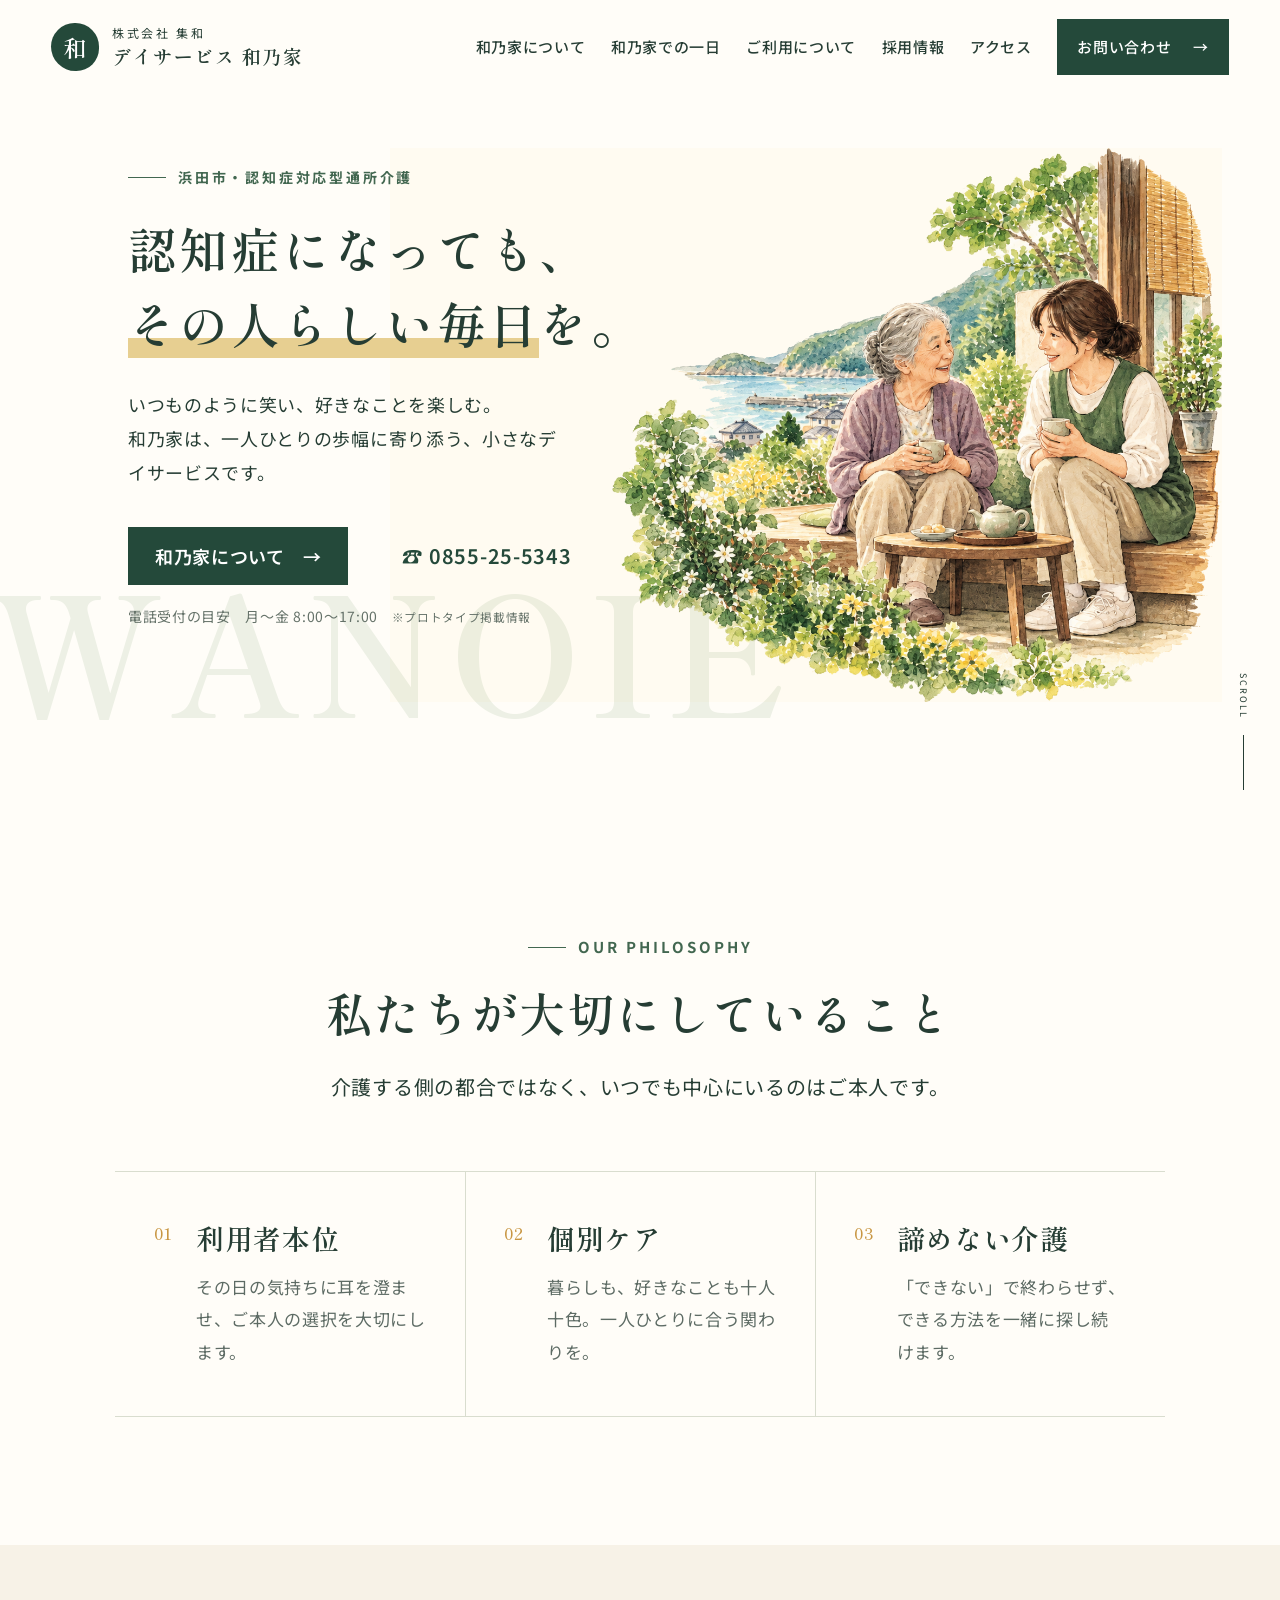
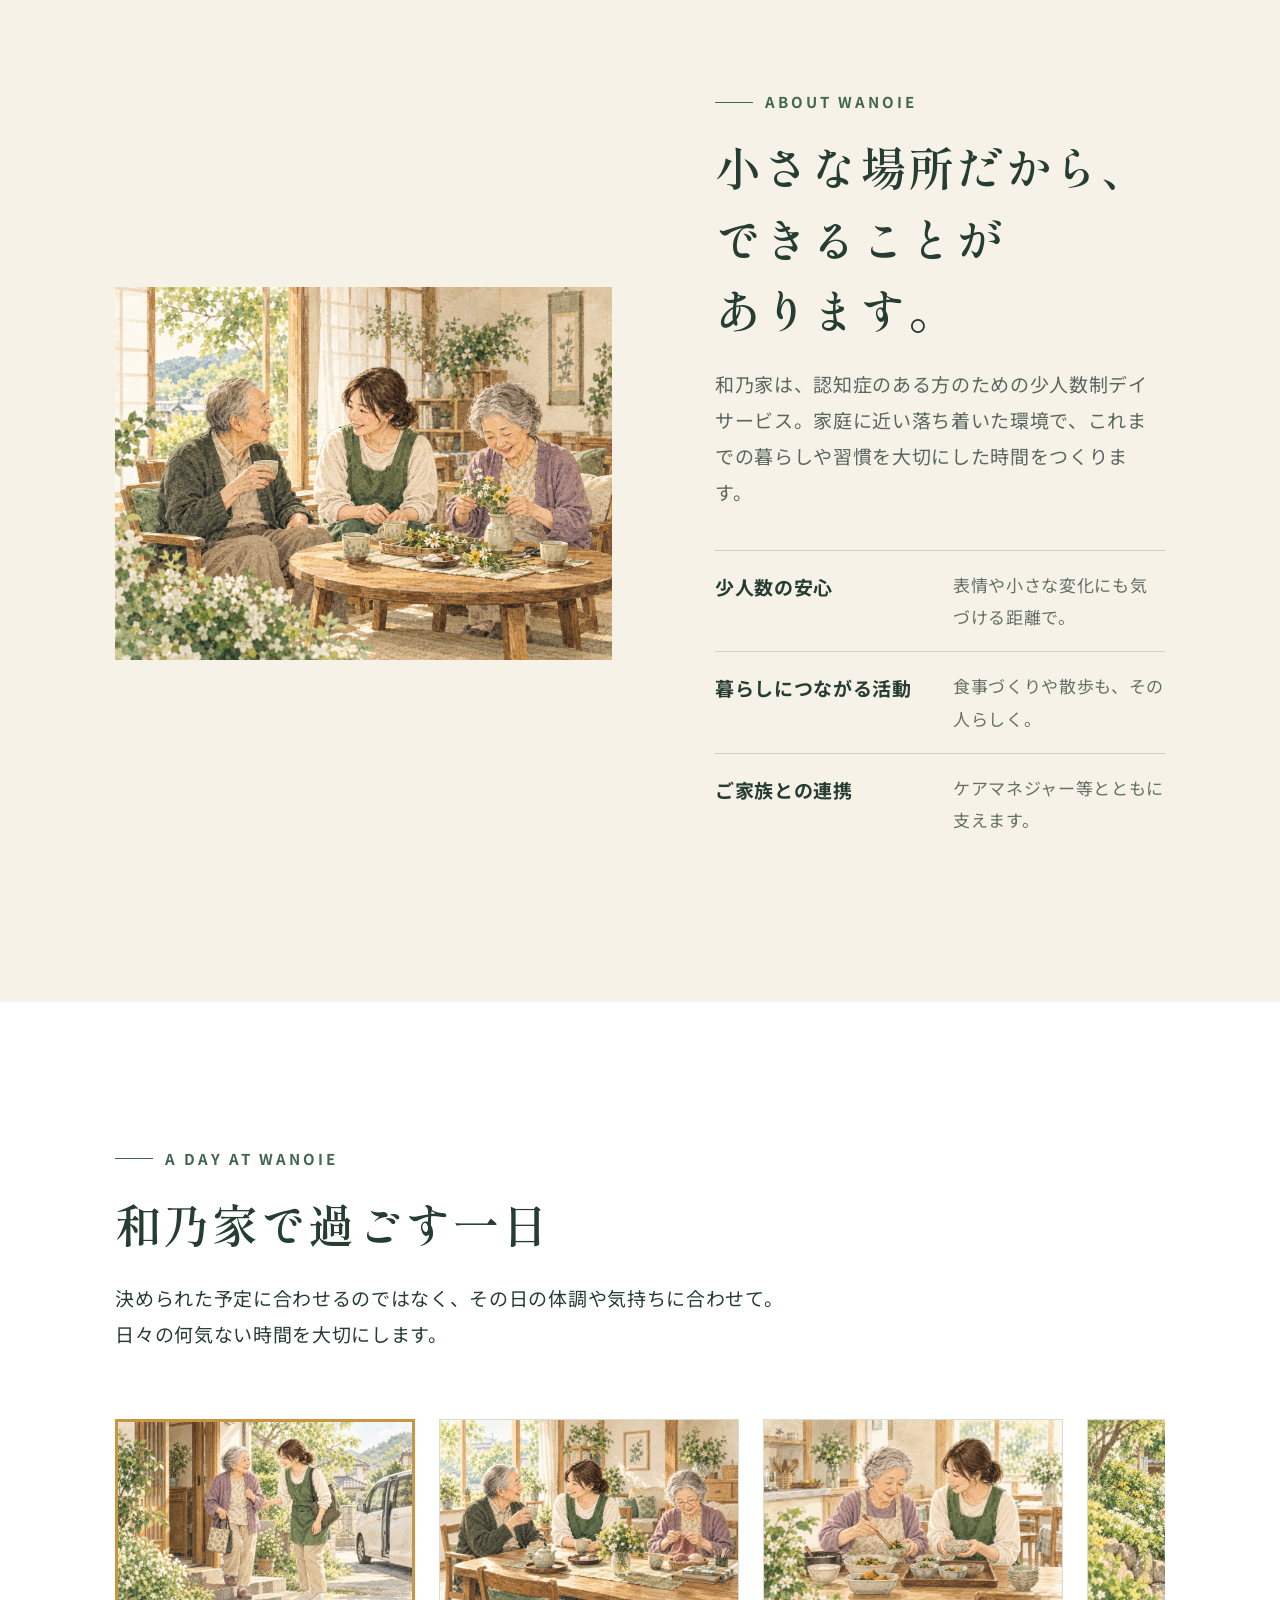
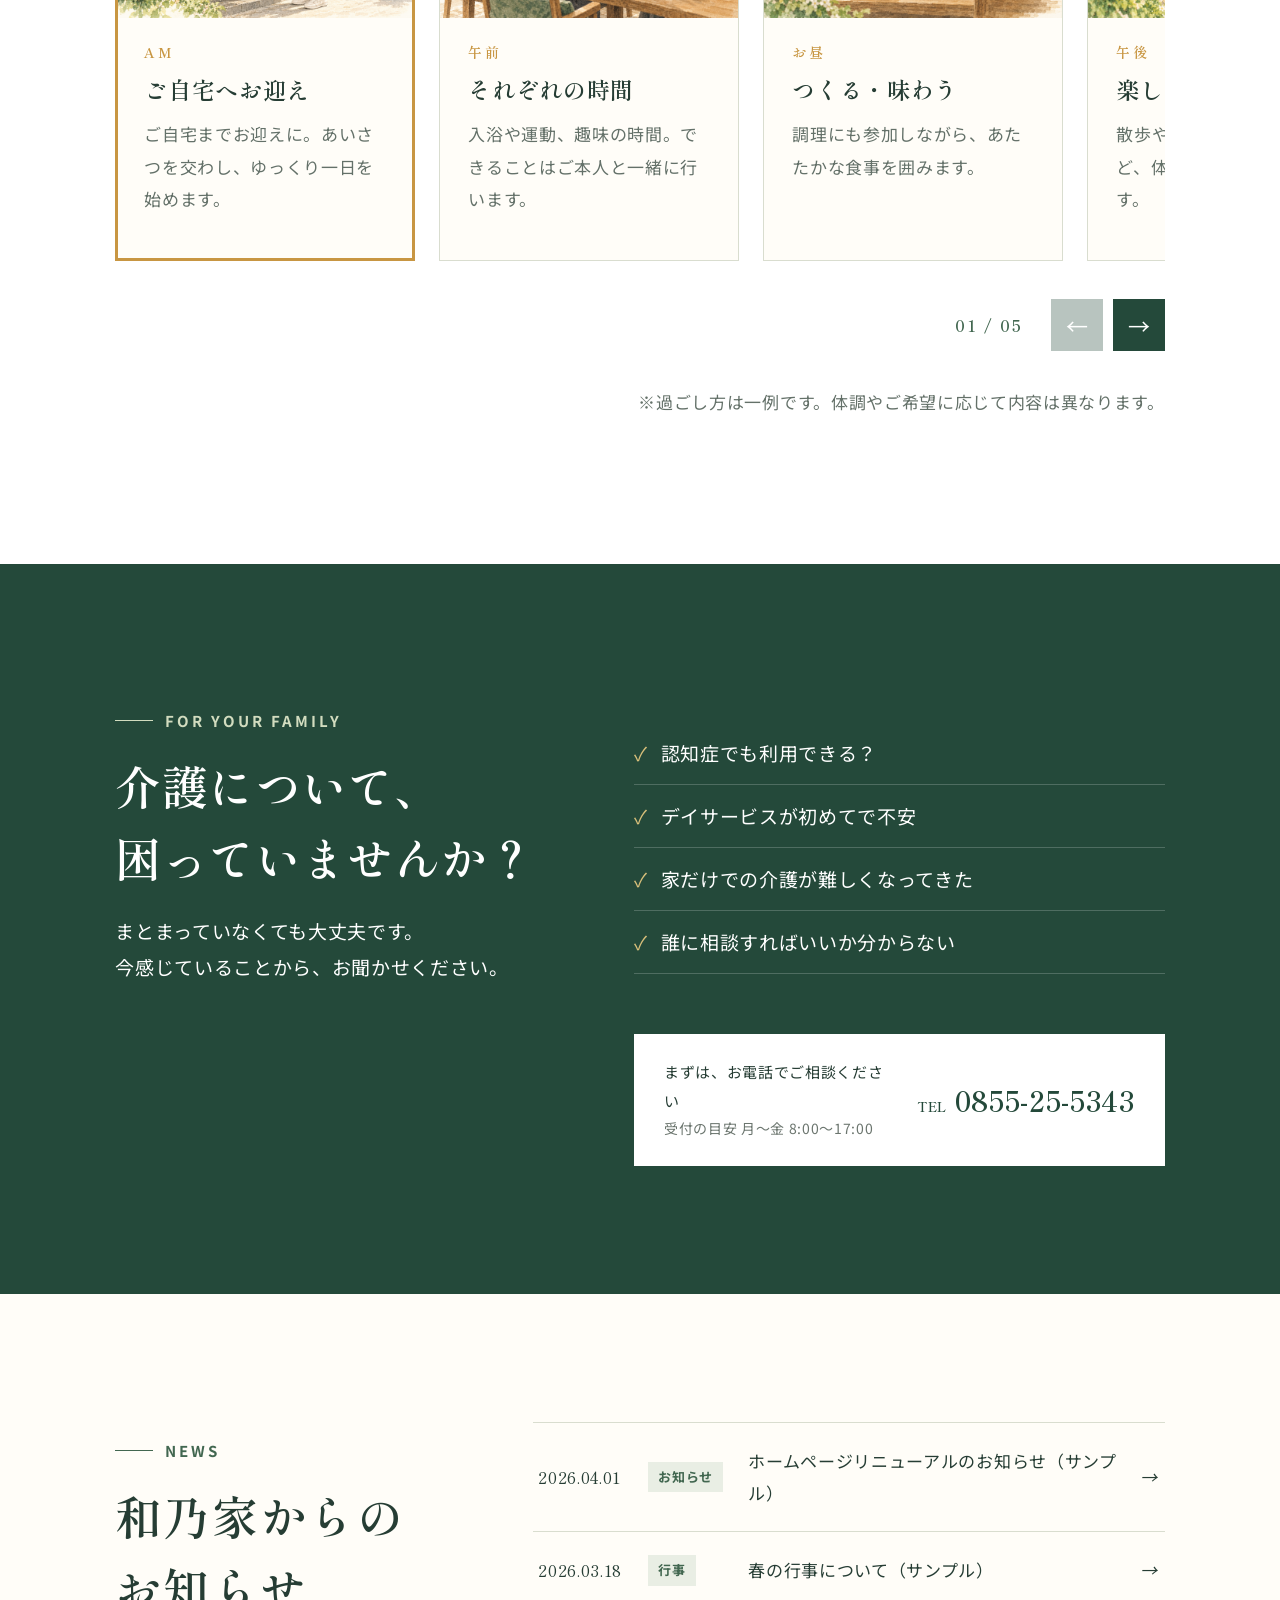
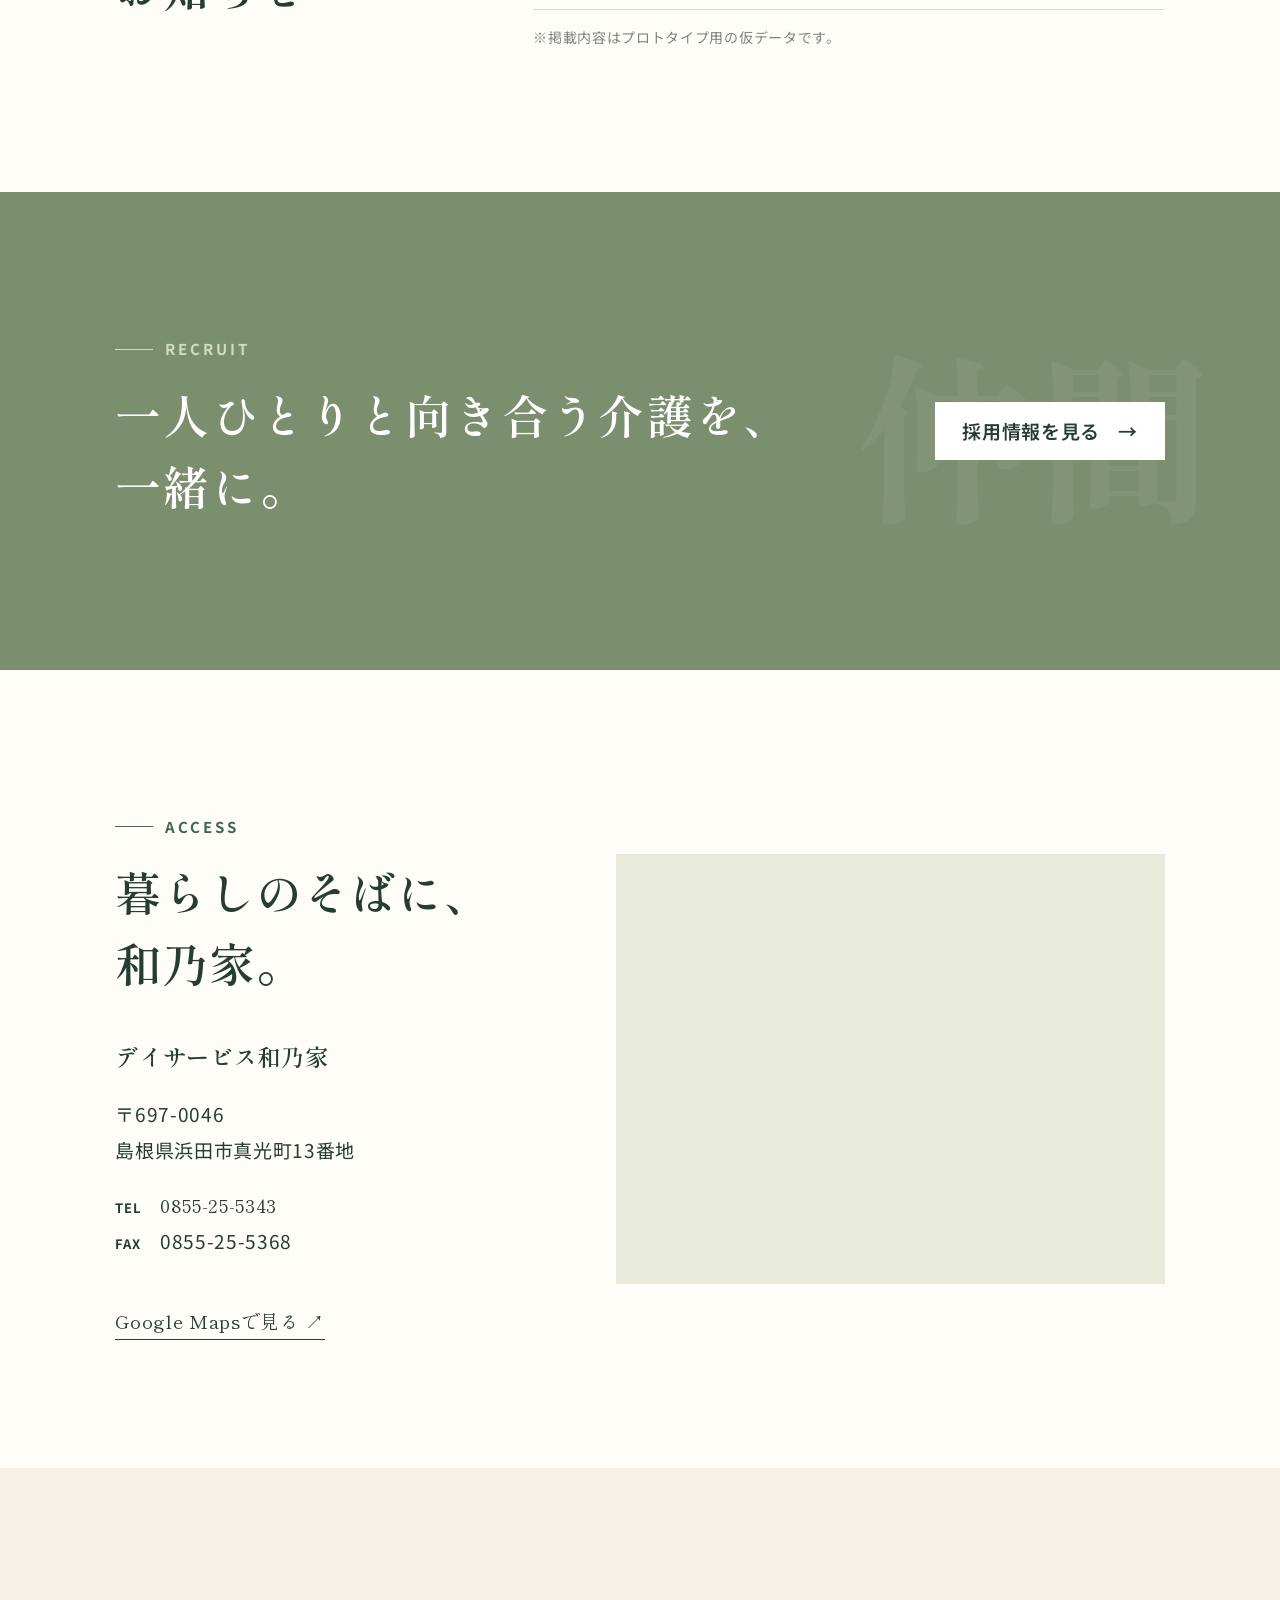
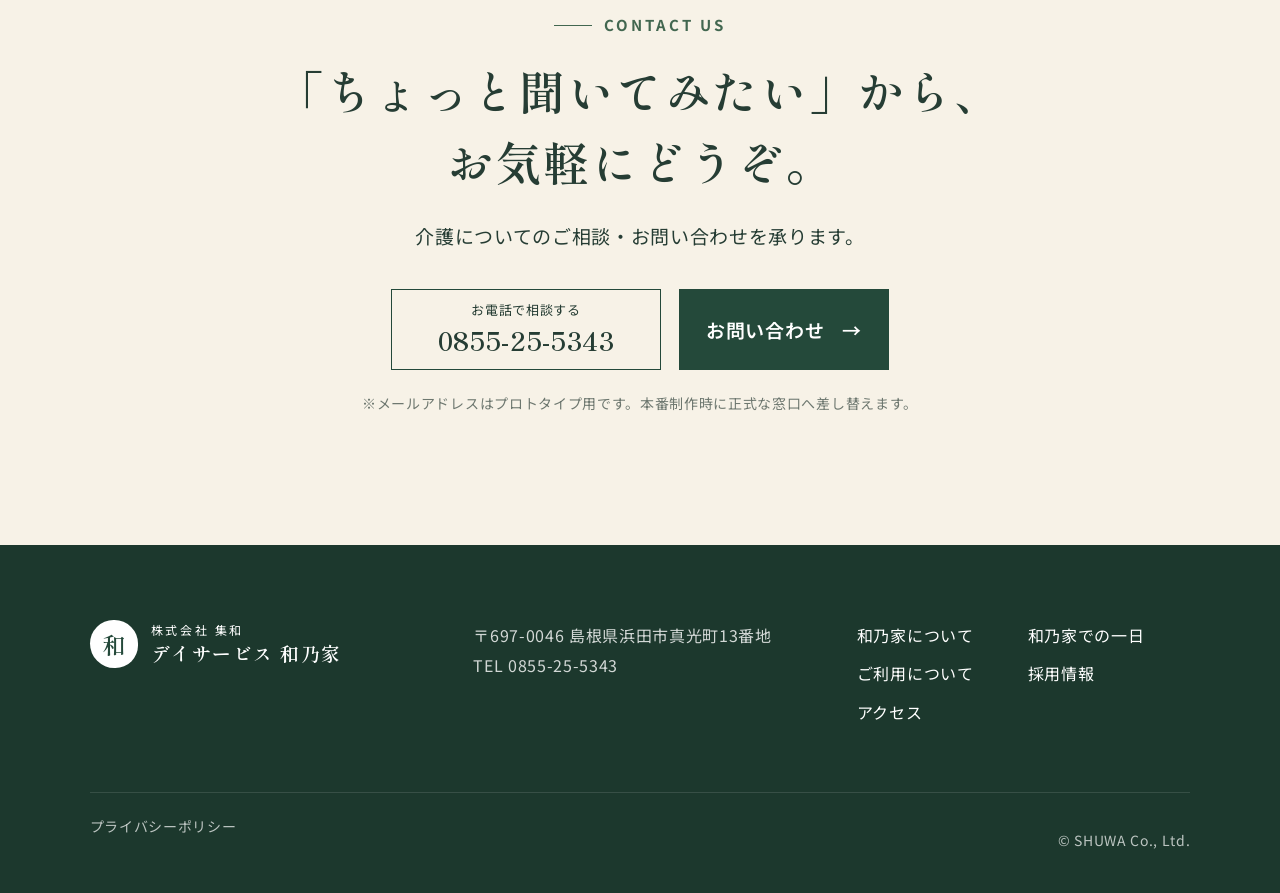
<file: index.html>
<!doctype html>
<html lang="ja">
<head>
  <meta charset="utf-8">
  <meta name="viewport" content="width=device-width,initial-scale=1">
  <meta name="description" content="浜田市の少人数制・認知症対応型通所介護、デイサービス和乃家。ご本人らしい毎日と、ご家族の安心を支えます。">
  <title>デイサービス和乃家｜浜田市の認知症対応型デイサービス</title>
  <link rel="preconnect" href="https://fonts.googleapis.com">
  <link rel="preconnect" href="https://fonts.gstatic.com" crossorigin>
  <link href="https://fonts.googleapis.com/css2?family=Noto+Sans+JP:wght@400;500;600;700&amp;family=Shippori+Mincho:wght@500;600;700&amp;display=swap" rel="stylesheet">
  <link rel="stylesheet" href="styles.css">
</head>
<body>
  <a class="skip" href="#main">本文へ移動する</a>
  <header class="header" id="top">
    <a class="brand" href="#top" aria-label="デイサービス和乃家 トップへ">
      <span class="brand-mark" aria-hidden="true">和</span>
      <span><small>株式会社 集和</small><strong>デイサービス 和乃家</strong></span>
    </a>
    <button class="menu-button" type="button" aria-expanded="false" aria-controls="global-nav"><span></span><span></span><span></span><b>メニュー</b></button>
    <nav class="nav" id="global-nav" aria-label="メインナビゲーション">
      <a href="about.html">和乃家について</a><a href="day.html">和乃家での一日</a><a href="guide.html">ご利用について</a><a href="#recruit">採用情報</a><a href="#access">アクセス</a>
      <a class="nav-contact" href="#contact">お問い合わせ <span>→</span></a>
    </nav>
  </header>

  <main id="main">
    <section class="hero" aria-labelledby="hero-title">
      <div class="hero-copy">
        <p class="eyebrow"><span></span>浜田市・認知症対応型通所介護</p>
        <h1 id="hero-title"><span class="hero-title-line">認知症になっても、</span><span class="hero-title-line"><em>その人らしい毎日</em>を。</span></h1>
        <p class="hero-lead">いつものように笑い、好きなことを楽しむ。<br>和乃家は、一人ひとりの歩幅に寄り添う、小さなデイサービスです。</p>
        <div class="hero-actions"><a class="button primary" href="about.html">和乃家について <span>→</span></a><a class="button text-button" href="tel:0855255343"><i aria-hidden="true">☎</i> 0855-25-5343</a></div>
        <p class="hours">電話受付の目安　月〜金 8:00〜17:00 <small>※プロトタイプ掲載情報</small></p>
      </div>
      <div class="hero-art">
        <img src="assets/images/hero-wanoie-final.png" width="1536" height="1024" fetchpriority="high" decoding="async" alt="縁側でお茶を飲みながら穏やかに会話する高齢者とスタッフのプロトタイプイラスト">
      </div>
      <div class="scroll" aria-hidden="true">SCROLL <span></span></div>
    </section>

    <section class="philosophy section" aria-labelledby="philosophy-title">
      <div class="section-heading"><p class="eyebrow"><span></span>OUR PHILOSOPHY</p><h2 id="philosophy-title"><span class="philosophy-title-line">私たちが大切に</span><span class="philosophy-title-line">していること</span></h2><p>介護する側の都合ではなく、いつでも中心にいるのはご本人です。</p></div>
      <ol class="values">
        <li><span>01</span><div><h3>利用者本位</h3><p>その日の気持ちに耳を澄ませ、ご本人の選択を大切にします。</p></div></li>
        <li><span>02</span><div><h3>個別ケア</h3><p>暮らしも、好きなことも十人十色。一人ひとりに合う関わりを。</p></div></li>
        <li><span>03</span><div><h3>諦めない介護</h3><p>「できない」で終わらせず、できる方法を一緒に探し続けます。</p></div></li>
      </ol>
    </section>

    <section class="about section" id="about" aria-labelledby="about-title">
      <div class="about-visual">
        <figure class="about-photo"><img src="assets/images/top-about-original.png" width="1400" height="1050" loading="lazy" decoding="async" alt="利用者とスタッフがテーブルを囲み、穏やかに過ごす様子"></figure>
      </div>
      <div class="about-copy"><p class="eyebrow"><span></span>ABOUT WANOIE</p><h2 id="about-title"><span class="about-title-line">小さな場所だから、</span><span class="about-title-line">できることが</span><span class="about-title-line">あります。</span></h2><p>和乃家は、認知症のある方のための少人数制デイサービス。家庭に近い落ち着いた環境で、これまでの暮らしや習慣を大切にした時間をつくります。</p>
        <dl class="feature-list"><div><dt>少人数の安心</dt><dd>表情や小さな変化にも気づける距離で。</dd></div><div><dt>暮らしにつながる活動</dt><dd>食事づくりや散歩も、その人らしく。</dd></div><div><dt>ご家族との連携</dt><dd>ケアマネジャー等とともに支えます。</dd></div></dl>
      </div>
    </section>

    <section class="day section" id="day" aria-labelledby="day-title">
      <div class="section-heading left"><p class="eyebrow"><span></span>A DAY AT WANOIE</p><h2 id="day-title">和乃家で過ごす一日</h2><p>決められた予定に合わせるのではなく、その日の体調や気持ちに合わせて。<br>日々の何気ない時間を大切にします。</p></div>
      <div class="day-slider" data-day-slider>
        <div class="timeline day-slider-track" id="day-slider-track" tabindex="0" aria-label="和乃家で過ごす一日の場面">
          <article class="day-slide"><figure class="day-photo"><img src="assets/images/day-pickup-original.png" width="1536" height="1024" loading="lazy" decoding="async" alt="自宅の玄関先で利用者を迎えるスタッフ"></figure><time>AM</time><h3>ご自宅へお迎え</h3><p>ご自宅までお迎えに。あいさつを交わし、ゆっくり一日を始めます。</p></article>
          <article class="day-slide"><figure class="day-photo"><img src="assets/images/day-morning-original.png" width="1536" height="1024" loading="lazy" decoding="async" alt="利用者が会話や趣味を楽しみ、それぞれの朝を過ごす様子"></figure><time>午前</time><h3>それぞれの時間</h3><p>入浴や運動、趣味の時間。できることはご本人と一緒に行います。</p></article>
          <article class="day-slide"><figure class="day-photo"><img src="assets/images/day-cooking-original.png" width="1536" height="1024" loading="lazy" decoding="async" alt="利用者とスタッフが一緒に食事を盛り付ける様子"></figure><time>お昼</time><h3>つくる・味わう</h3><p>調理にも参加しながら、あたたかな食事を囲みます。</p></article>
          <article class="day-slide"><figure class="day-photo"><img src="assets/images/day-afternoon-original.png" width="1536" height="1024" loading="lazy" decoding="async" alt="利用者とスタッフが草花を眺めながら散歩する様子"></figure><time>午後</time><h3>楽しむ・身体を動かす</h3><p>散歩や外出、季節の行事など、体調に合わせて楽しみます。</p></article>
          <article class="day-slide"><figure class="day-photo"><img src="assets/images/day-home-original.png" width="1536" height="1024" loading="lazy" decoding="async" alt="帰宅前にお茶とおやつを楽しみながらスタッフと話す利用者"></figure><time>夕方</time><h3>おやつ・ご自宅へ</h3><p>おやつでひと息ついてから、ご自宅までお送りします。</p></article>
        </div>
        <div class="day-slider-controls"><p class="day-slider-status" aria-live="polite"><span data-day-current>01</span> / 05</p><div><button class="day-slider-button" type="button" data-day-prev aria-controls="day-slider-track" aria-label="前の場面を見る">←</button><button class="day-slider-button" type="button" data-day-next aria-controls="day-slider-track" aria-label="次の場面を見る">→</button></div></div>
      </div>
      <p class="note">※過ごし方は一例です。体調やご希望に応じて内容は異なります。</p>
    </section>

    <section class="consult section" id="guide">
      <div><p class="eyebrow light"><span></span>FOR YOUR FAMILY</p><h2><span class="consult-title-line">介護について、</span><span class="consult-title-line">困っていませんか？</span></h2><p>まとまっていなくても大丈夫です。<br>今感じていることから、お聞かせください。</p></div>
      <ul><li>認知症でも利用できる？</li><li>デイサービスが初めてで不安</li><li>家だけでの介護が難しくなってきた</li><li>誰に相談すればいいか分からない</li></ul>
      <div class="consult-action"><p>まずは、お電話でご相談ください</p><a href="tel:0855255343"><small>TEL</small> 0855-25-5343</a><span>受付の目安 月〜金 8:00〜17:00</span></div>
    </section>

    <section class="news section" aria-labelledby="news-title">
      <div><p class="eyebrow"><span></span>NEWS</p><h2 id="news-title">和乃家からのお知らせ</h2></div>
      <div class="news-list" data-content="prototype">
        <a href="#"><time datetime="2026-04-01">2026.04.01</time><b>お知らせ</b><span>ホームページリニューアルのお知らせ（サンプル）</span><i>→</i></a>
        <a href="#"><time datetime="2026-03-18">2026.03.18</time><b>行事</b><span>春の行事について（サンプル）</span><i>→</i></a>
        <p>※掲載内容はプロトタイプ用の仮データです。</p>
      </div>
    </section>

    <section class="recruit section" id="recruit"><div><p class="eyebrow light"><span></span>RECRUIT</p><h2><span class="recruit-title-lead">一人ひとりと向き合う</span><span>介護を、</span><br class="recruit-title-break"><span>一緒に。</span></h2></div><a class="button pale" href="#contact">採用情報を見る <span>→</span></a></section>

    <section class="access section" id="access" aria-labelledby="access-title">
      <div class="access-copy"><p class="eyebrow"><span></span>ACCESS</p><h2 id="access-title"><span class="access-title-line">暮らしのそばに、</span><span class="access-title-line">和乃家。</span></h2><h3>デイサービス和乃家</h3><address>〒697-0046<br>島根県浜田市真光町13番地</address><p><b>TEL</b> <a href="tel:0855255343">0855-25-5343</a><br><b>FAX</b> 0855-25-5368</p><a class="map-link" href="https://maps.google.com/?q=島根県浜田市真光町13番地" target="_blank" rel="noopener">Google Mapsで見る ↗</a></div>
      <div class="map-embed"><iframe src="https://www.google.com/maps/embed?pb=!1m18!1m12!1m3!1d420.34365742243347!2d132.07503749292744!3d34.89552362395941!2m3!1f0!2f0!3f0!3m2!1i1024!2i768!4f13.1!3m3!1m2!1s0x355a577c2e8a07d7%3A0xe376779c9420d5cd!2z44OH44Kk44K144O844OT44K55ZKM5LmD5a62!5e1!3m2!1sja!2sjp!4v1789700013395!5m2!1sja!2sjp" title="デイサービス和乃家の所在地を示すGoogleマップ" allowfullscreen loading="lazy" referrerpolicy="strict-origin-when-cross-origin"></iframe></div>
    </section>

    <section class="final-cta section" id="contact"><p class="eyebrow"><span></span>CONTACT US</p><h2><span class="final-title-lead">「ちょっと聞いてみたい」</span><span>から、</span><br class="final-title-break"><span>お気軽にどうぞ。</span></h2><p><span class="final-lead-line">介護についてのご相談・</span><span class="final-lead-line">お問い合わせを承ります。</span></p><div><a class="contact-phone" href="tel:0855255343"><small>お電話で相談する</small><strong>0855-25-5343</strong></a><a class="button primary" href="mailto:info@example.com">お問い合わせ <span>→</span></a></div><small class="disclaimer">※メールアドレスはプロトタイプ用です。本番制作時に正式な窓口へ差し替えます。</small></section>
  </main>

  <footer><div class="footer-main"><a class="brand footer-brand" href="#top"><span class="brand-mark">和</span><span><small>株式会社 集和</small><strong>デイサービス 和乃家</strong></span></a><address>〒697-0046 島根県浜田市真光町13番地<br>TEL 0855-25-5343</address><nav aria-label="フッターナビ"><a href="about.html">和乃家について</a><a href="day.html">和乃家での一日</a><a href="guide.html">ご利用について</a><a href="#recruit">採用情報</a><a href="#access">アクセス</a></nav></div><div class="footer-bottom"><a href="#">プライバシーポリシー</a><p>© SHUWA Co., Ltd.</p></div></footer>
  <div class="mobile-cta"><a href="tel:0855255343">☎ <span>電話で相談</span></a><a href="#contact">お問い合わせ <span>→</span></a></div>
  <script src="script.js"></script>
</body>
</html>
</file>
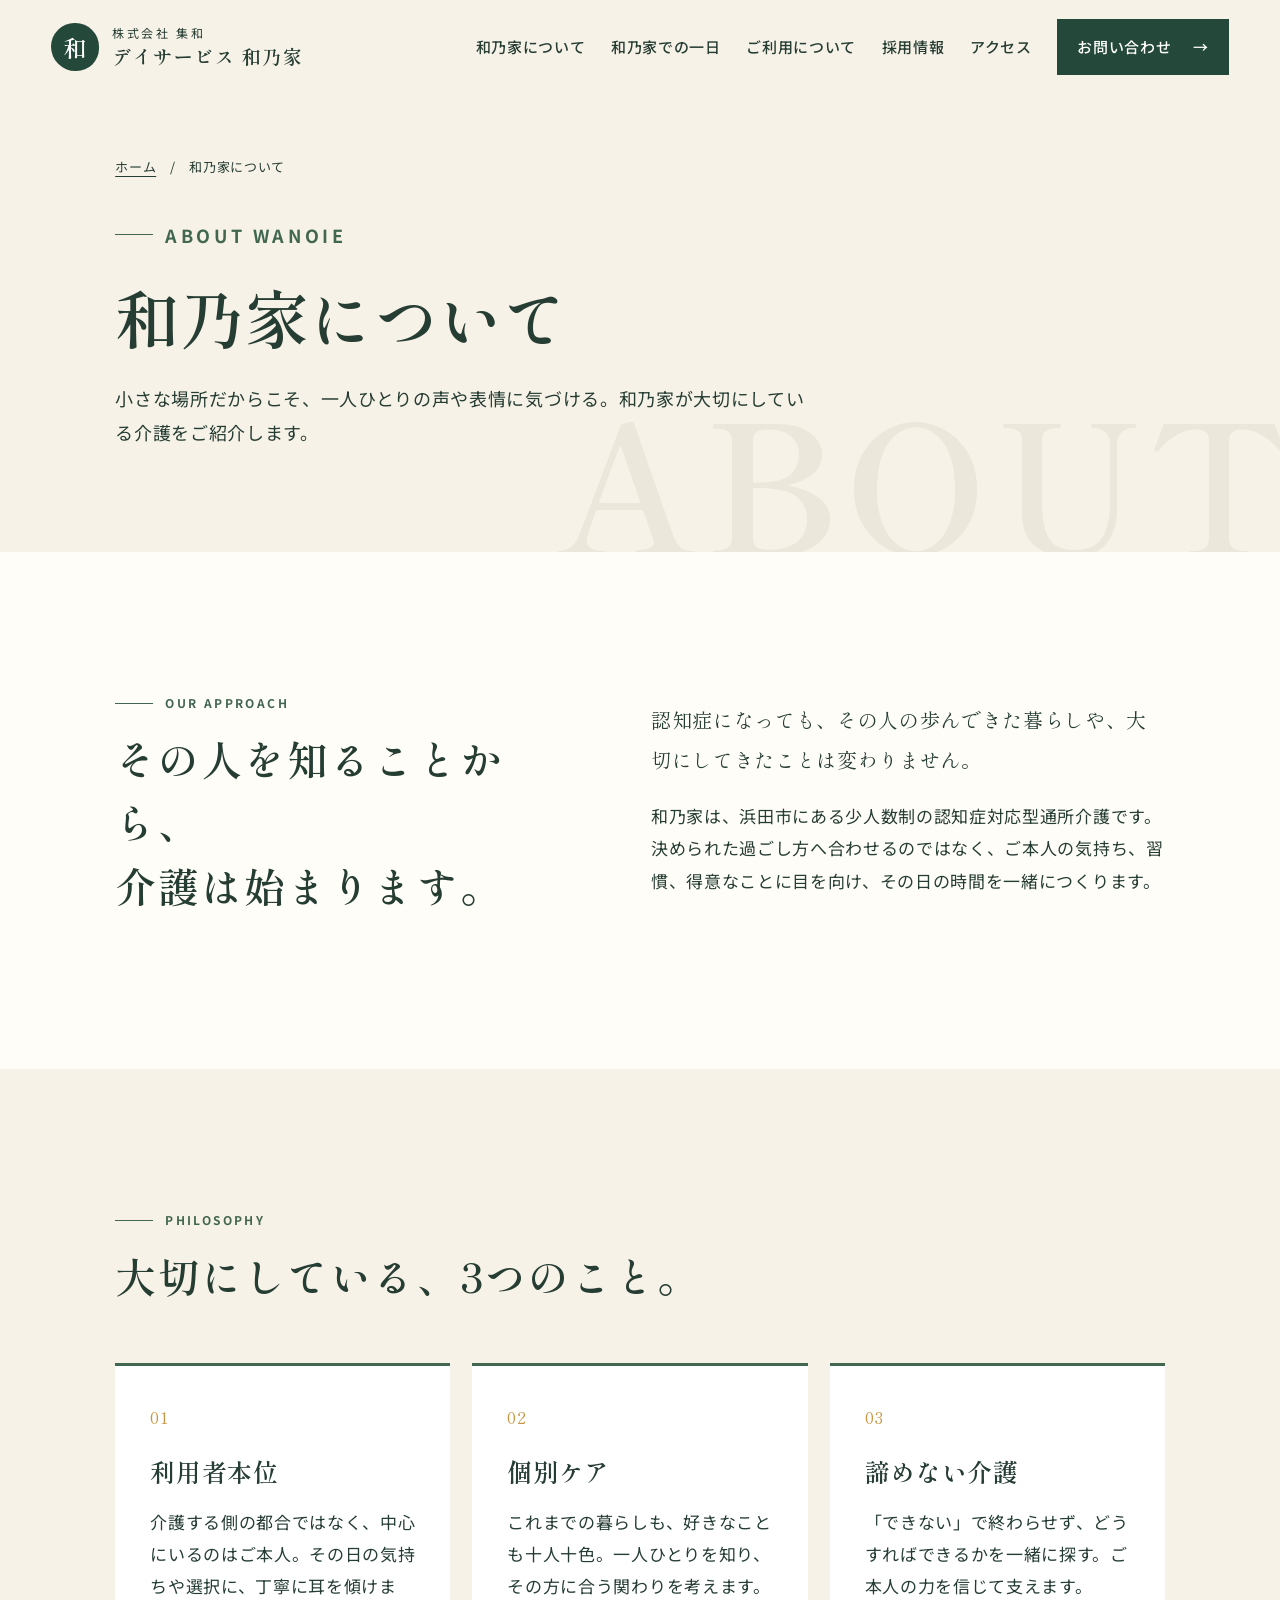
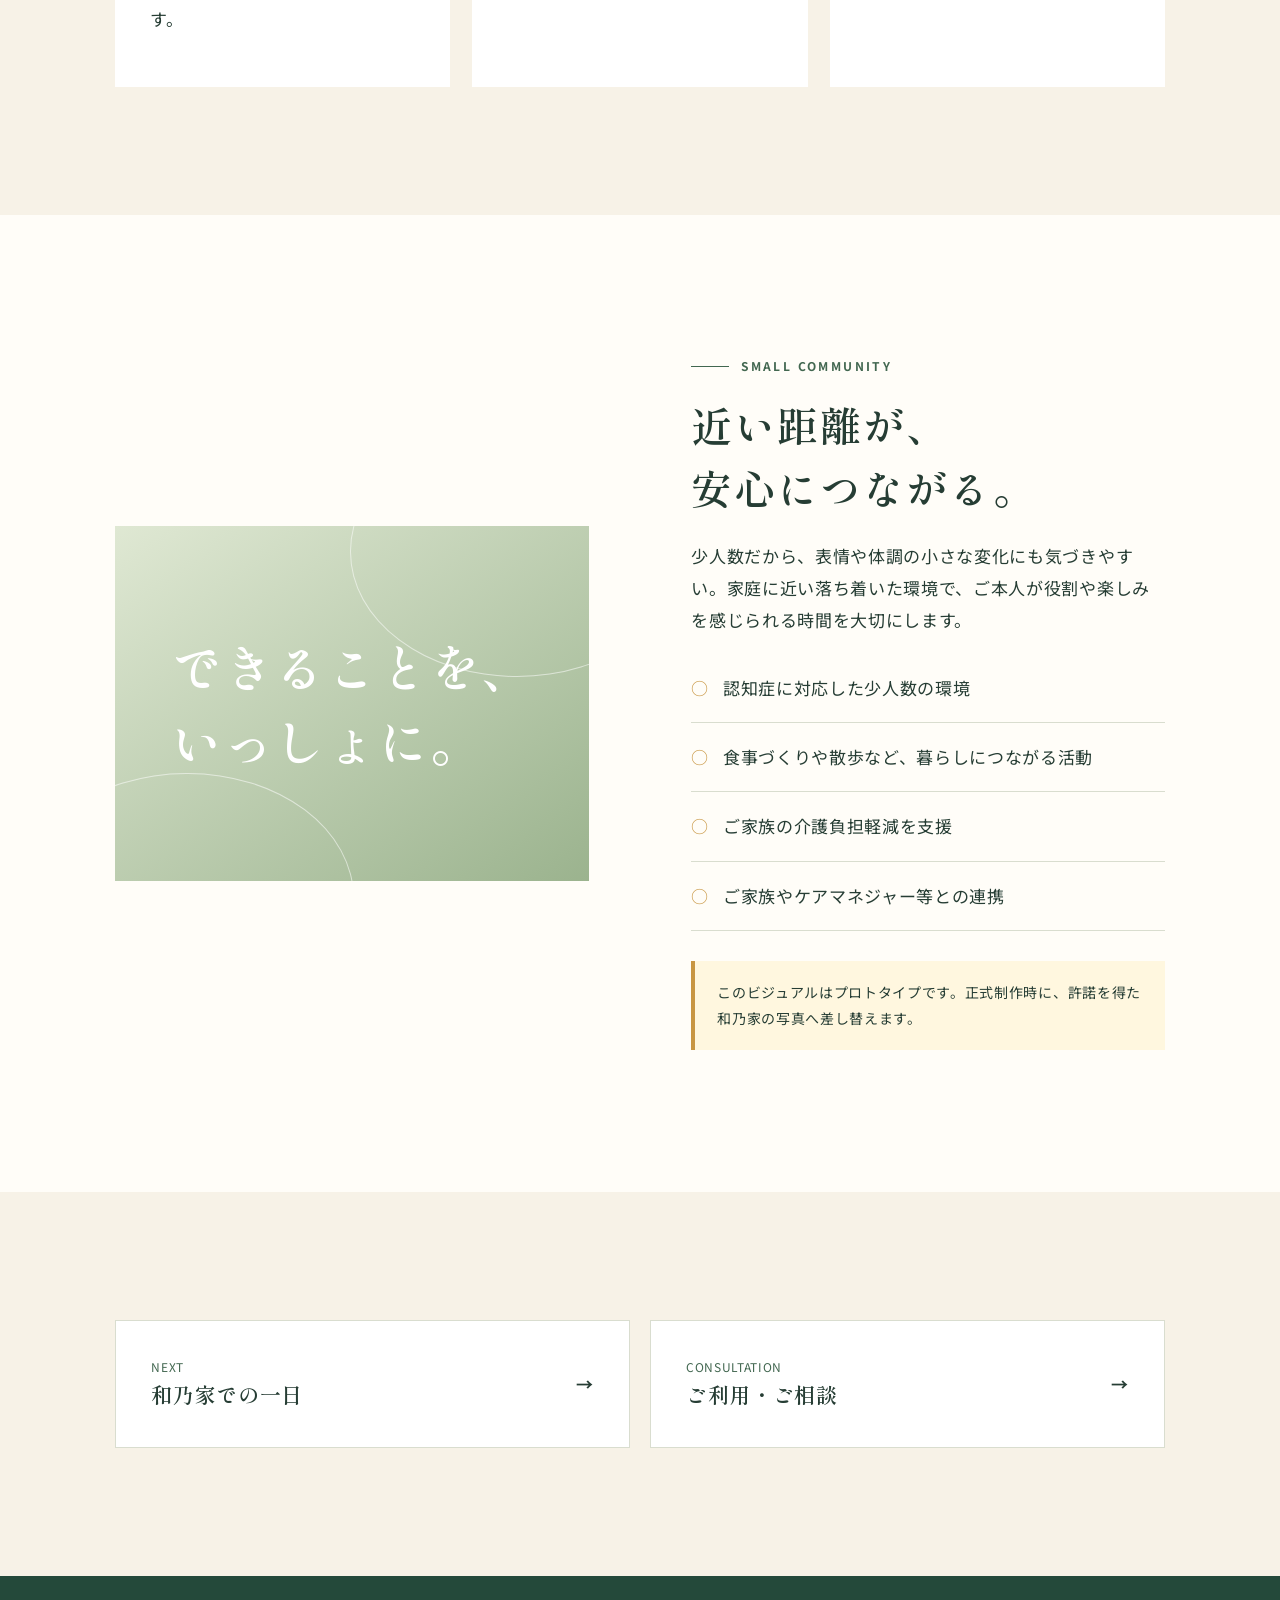
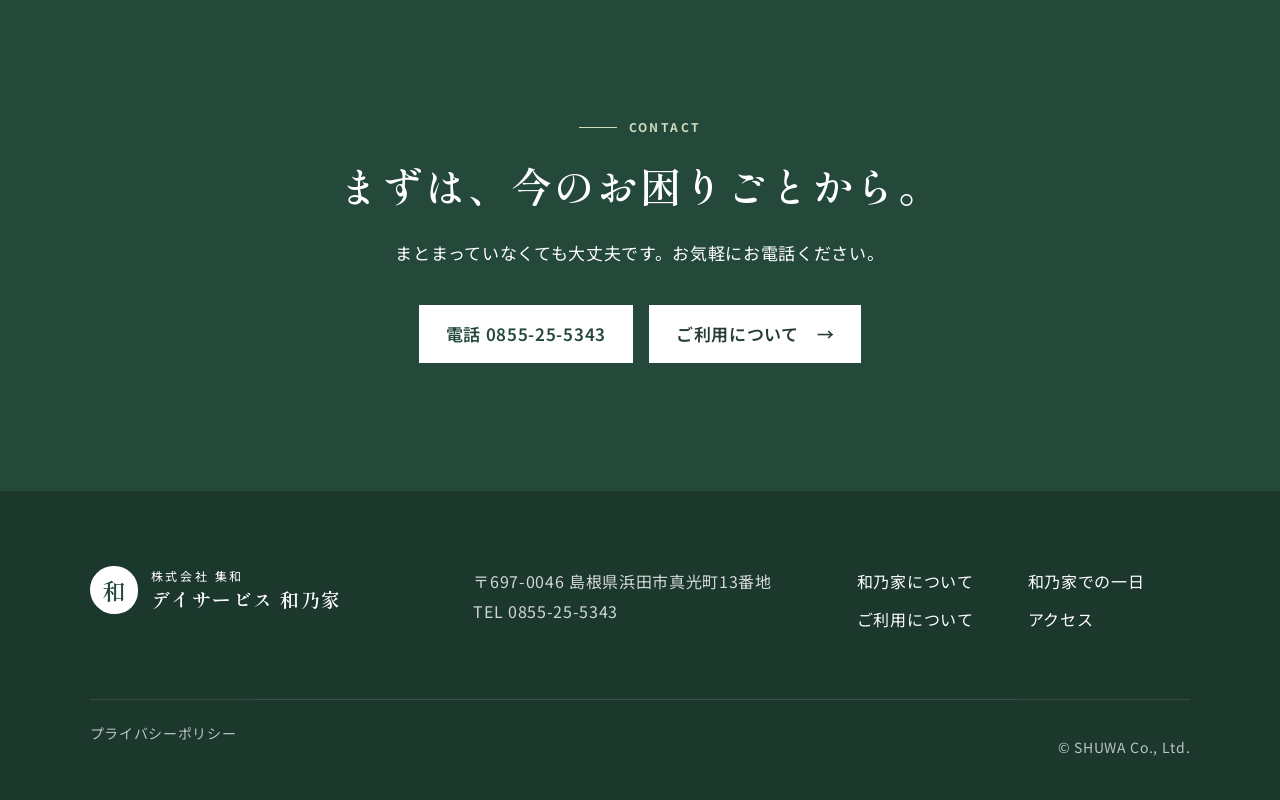
<file: about.html>
<!doctype html><html lang="ja"><head><meta charset="utf-8"><meta name="viewport" content="width=device-width,initial-scale=1"><meta name="description" content="デイサービス和乃家が大切にする、利用者本位・個別ケア・諦めない介護についてご紹介します。"><title>和乃家について｜デイサービス和乃家</title><link rel="preconnect" href="https://fonts.googleapis.com"><link rel="preconnect" href="https://fonts.gstatic.com" crossorigin><link href="https://fonts.googleapis.com/css2?family=Noto+Sans+JP:wght@400;500;600;700&amp;family=Shippori+Mincho:wght@500;600;700&amp;display=swap" rel="stylesheet"><link rel="stylesheet" href="styles.css"></head>
<body class="subpage"><a class="skip" href="#main">本文へ移動する</a><header class="header"><a class="brand" href="index.html"><span class="brand-mark" aria-hidden="true">和</span><span><small>株式会社 集和</small><strong>デイサービス 和乃家</strong></span></a><button class="menu-button" type="button" aria-expanded="false" aria-controls="global-nav"><span></span><span></span><span></span><b>メニュー</b></button><nav class="nav" id="global-nav" aria-label="メインナビゲーション"><a href="about.html" aria-current="page">和乃家について</a><a href="day.html">和乃家での一日</a><a href="guide.html">ご利用について</a><a href="index.html#recruit">採用情報</a><a href="index.html#access">アクセス</a><a class="nav-contact" href="guide.html#contact">お問い合わせ <span>→</span></a></nav></header>
<main id="main"><header class="page-header" data-en="ABOUT"><nav class="breadcrumbs" aria-label="パンくず"><a href="index.html">ホーム</a>　/　和乃家について</nav><p class="eyebrow"><span></span>ABOUT WANOIE</p><h1>和乃家について</h1><p>小さな場所だからこそ、一人ひとりの声や表情に気づける。和乃家が大切にしている介護をご紹介します。</p></header>
<section class="section intro-grid"><div><p class="eyebrow"><span></span>OUR APPROACH</p><h2>その人を知ることから、<br>介護は始まります。</h2></div><div><p class="lead">認知症になっても、その人の歩んできた暮らしや、大切にしてきたことは変わりません。</p><p>和乃家は、浜田市にある少人数制の認知症対応型通所介護です。決められた過ごし方へ合わせるのではなく、ご本人の気持ち、習慣、得意なことに目を向け、その日の時間を一緒につくります。</p></div></section>
<section class="section soft-section"><div class="content-heading"><p class="eyebrow"><span></span>PHILOSOPHY</p><h2>大切にしている、3つのこと。</h2></div><div class="principle-grid"><article class="principle-card"><span>01</span><h3>利用者本位</h3><p>介護する側の都合ではなく、中心にいるのはご本人。その日の気持ちや選択に、丁寧に耳を傾けます。</p></article><article class="principle-card"><span>02</span><h3>個別ケア</h3><p>これまでの暮らしも、好きなことも十人十色。一人ひとりを知り、その方に合う関わりを考えます。</p></article><article class="principle-card"><span>03</span><h3>諦めない介護</h3><p>「できない」で終わらせず、どうすればできるかを一緒に探す。ご本人の力を信じて支えます。</p></article></div></section>
<section class="section split-feature"><div class="visual-panel" role="img" aria-label="本番写真差し替え予定のイメージ枠"><b>できることを、<br>いっしょに。</b></div><div><p class="eyebrow"><span></span>SMALL COMMUNITY</p><h2>近い距離が、<br>安心につながる。</h2><p>少人数だから、表情や体調の小さな変化にも気づきやすい。家庭に近い落ち着いた環境で、ご本人が役割や楽しみを感じられる時間を大切にします。</p><ul class="check-list"><li>認知症に対応した少人数の環境</li><li>食事づくりや散歩など、暮らしにつながる活動</li><li>ご家族の介護負担軽減を支援</li><li>ご家族やケアマネジャー等との連携</li></ul><p class="prototype-notice">このビジュアルはプロトタイプです。正式制作時に、許諾を得た和乃家の写真へ差し替えます。</p></div></section>
<section class="section soft-section"><div class="next-links"><a class="next-link" href="day.html"><span><small>NEXT</small><strong>和乃家での一日</strong></span><b>→</b></a><a class="next-link" href="guide.html"><span><small>CONSULTATION</small><strong>ご利用・ご相談</strong></span><b>→</b></a></div></section>
<section class="section sub-cta" id="contact"><p class="eyebrow"><span></span>CONTACT</p><h2>まずは、今のお困りごとから。</h2><p>まとまっていなくても大丈夫です。お気軽にお電話ください。</p><a class="button white" href="tel:0855255343">電話 0855-25-5343</a><a class="button pale" href="guide.html">ご利用について <span>→</span></a></section></main>
<footer><div class="footer-main"><a class="brand footer-brand" href="index.html"><span class="brand-mark">和</span><span><small>株式会社 集和</small><strong>デイサービス 和乃家</strong></span></a><address>〒697-0046 島根県浜田市真光町13番地<br>TEL 0855-25-5343</address><nav aria-label="フッターナビ"><a href="about.html">和乃家について</a><a href="day.html">和乃家での一日</a><a href="guide.html">ご利用について</a><a href="index.html#access">アクセス</a></nav></div><div class="footer-bottom"><a href="#">プライバシーポリシー</a><p>© SHUWA Co., Ltd.</p></div></footer><div class="mobile-cta"><a href="tel:0855255343">☎ <span>電話で相談</span></a><a href="guide.html#contact">お問い合わせ <span>→</span></a></div><script src="script.js"></script></body></html>
</file>
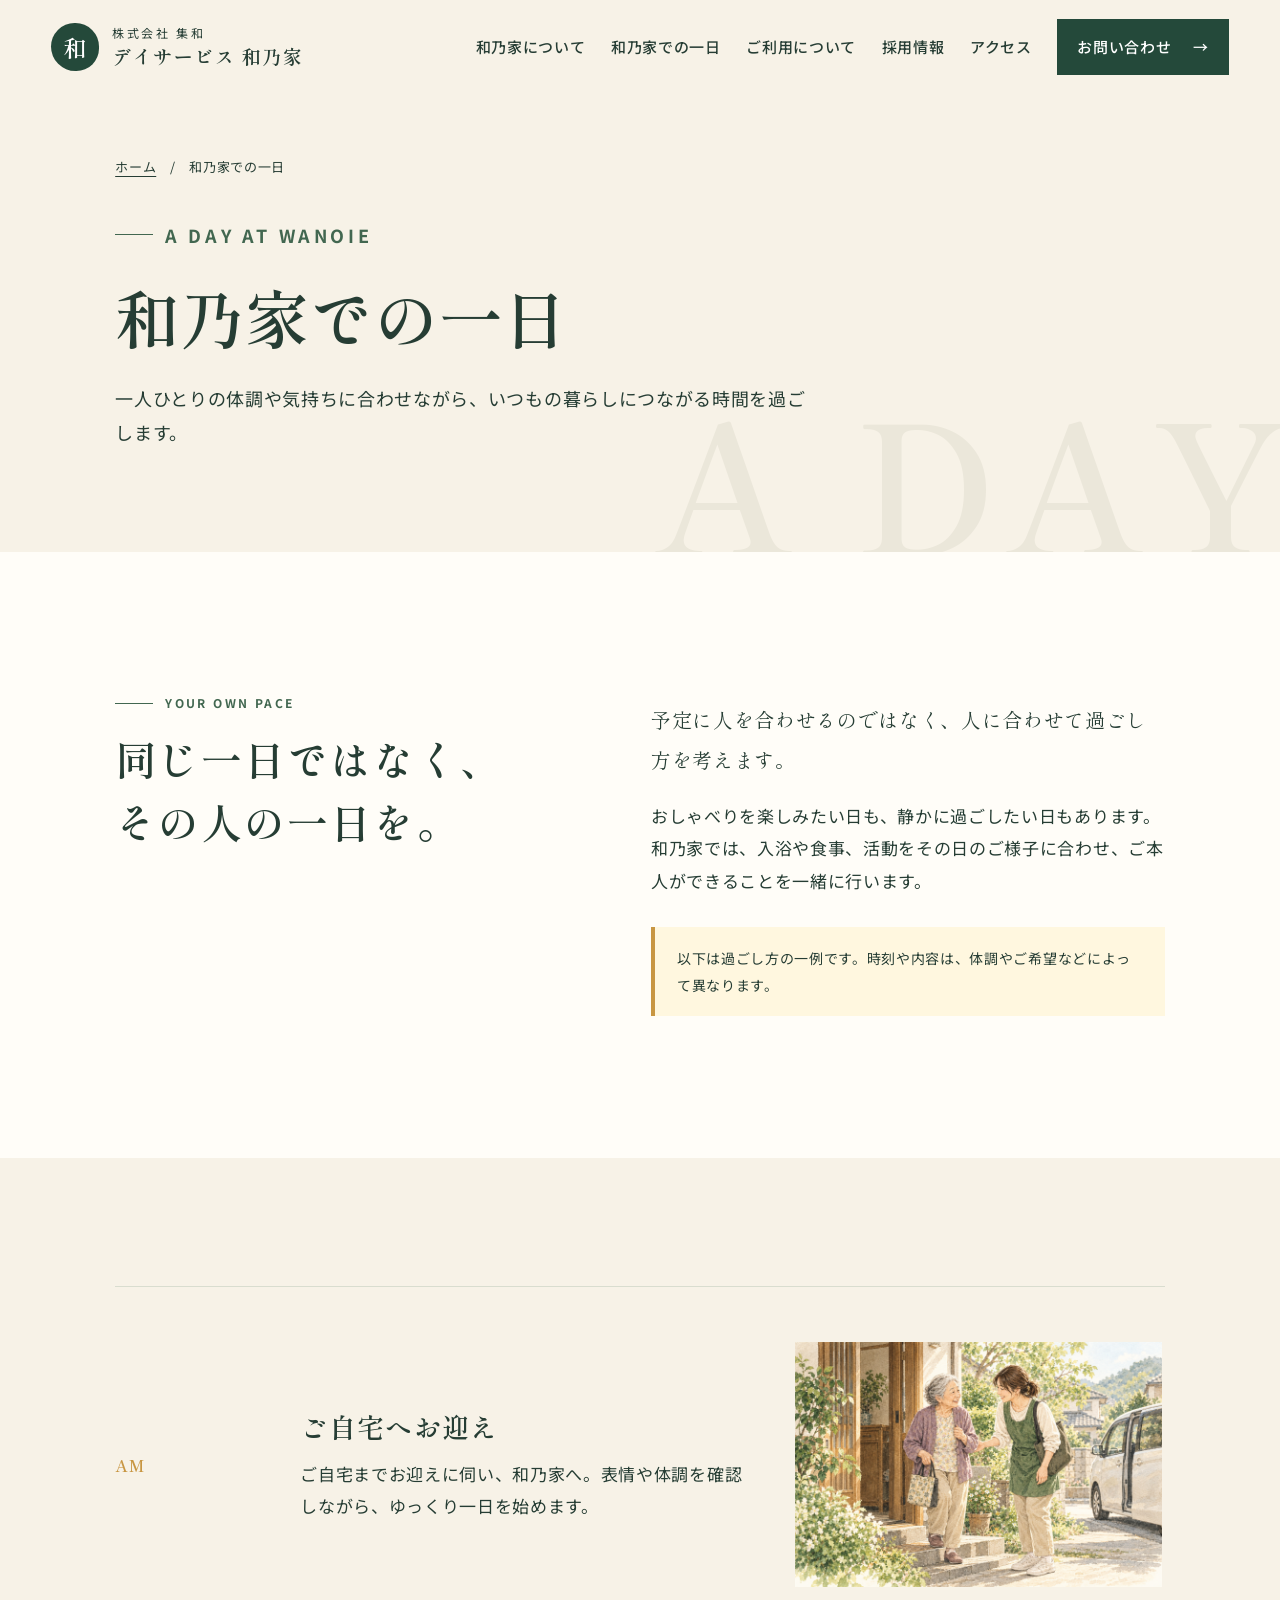
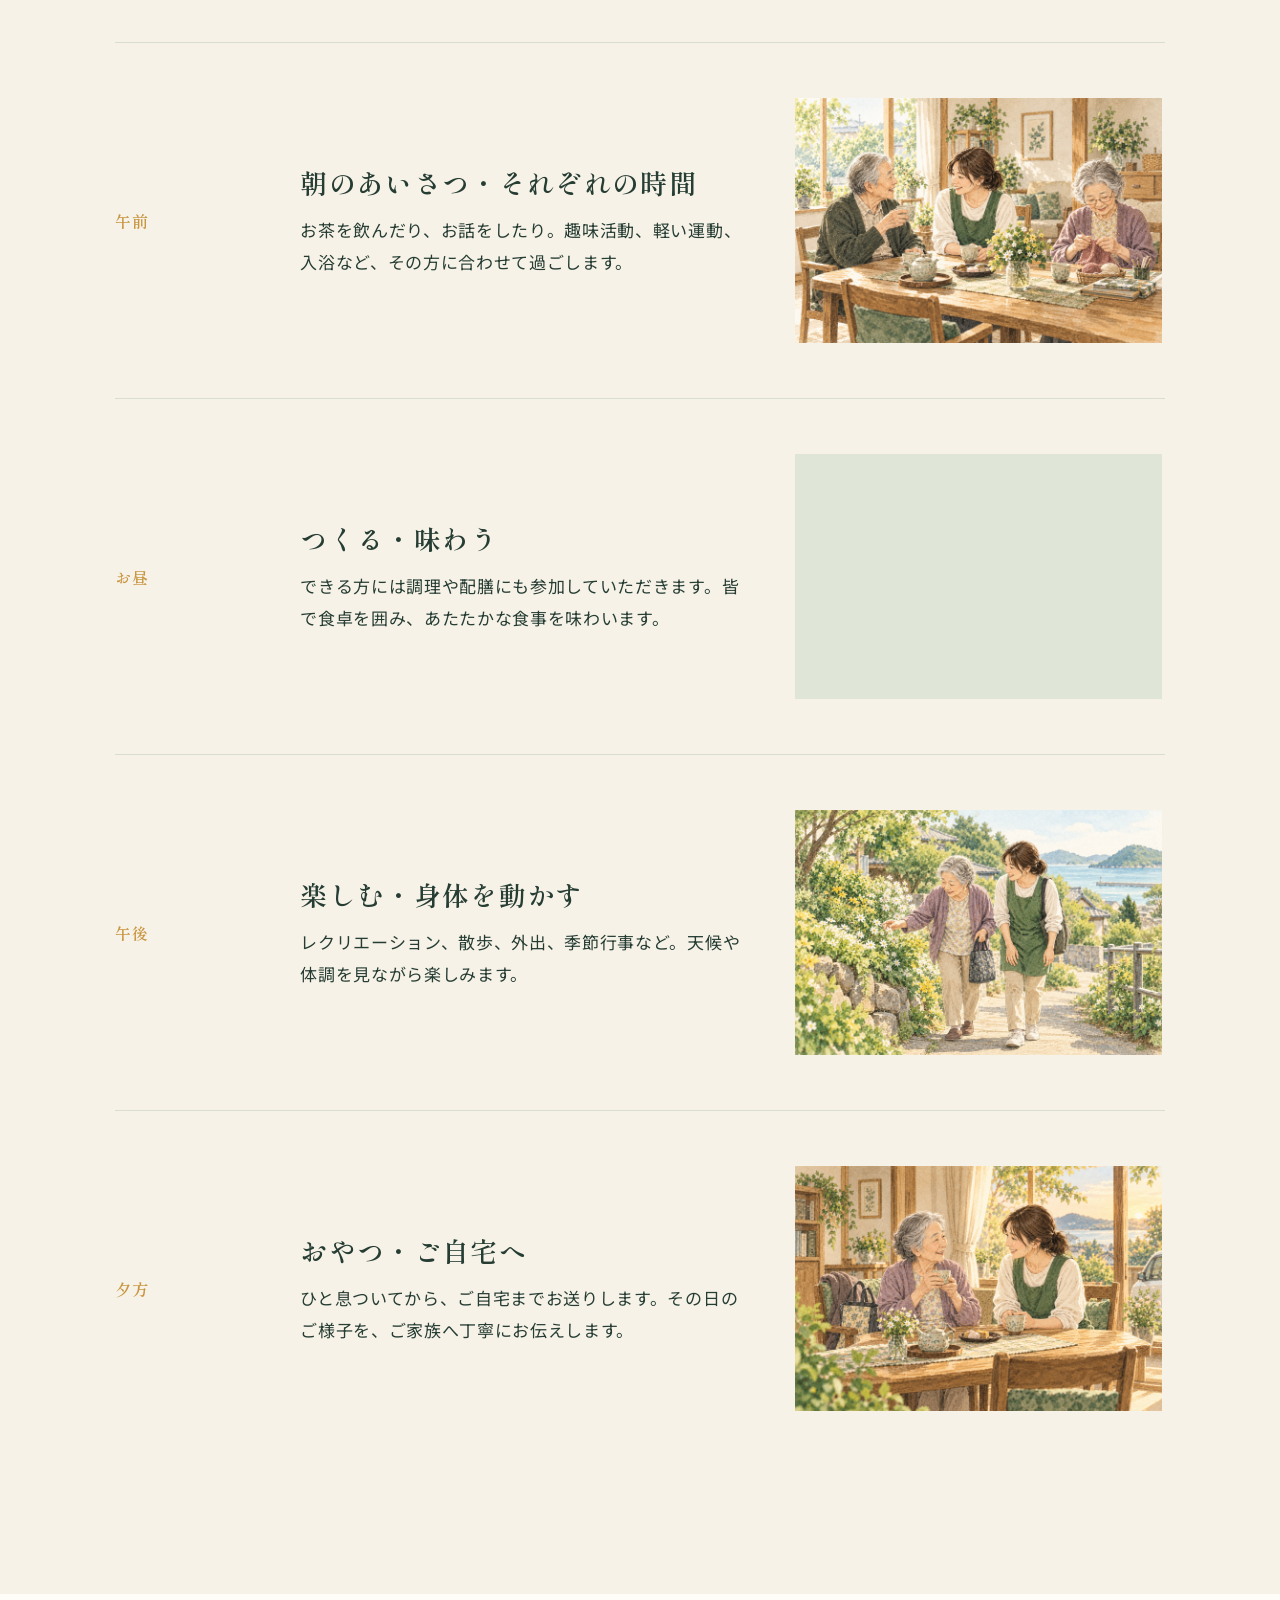
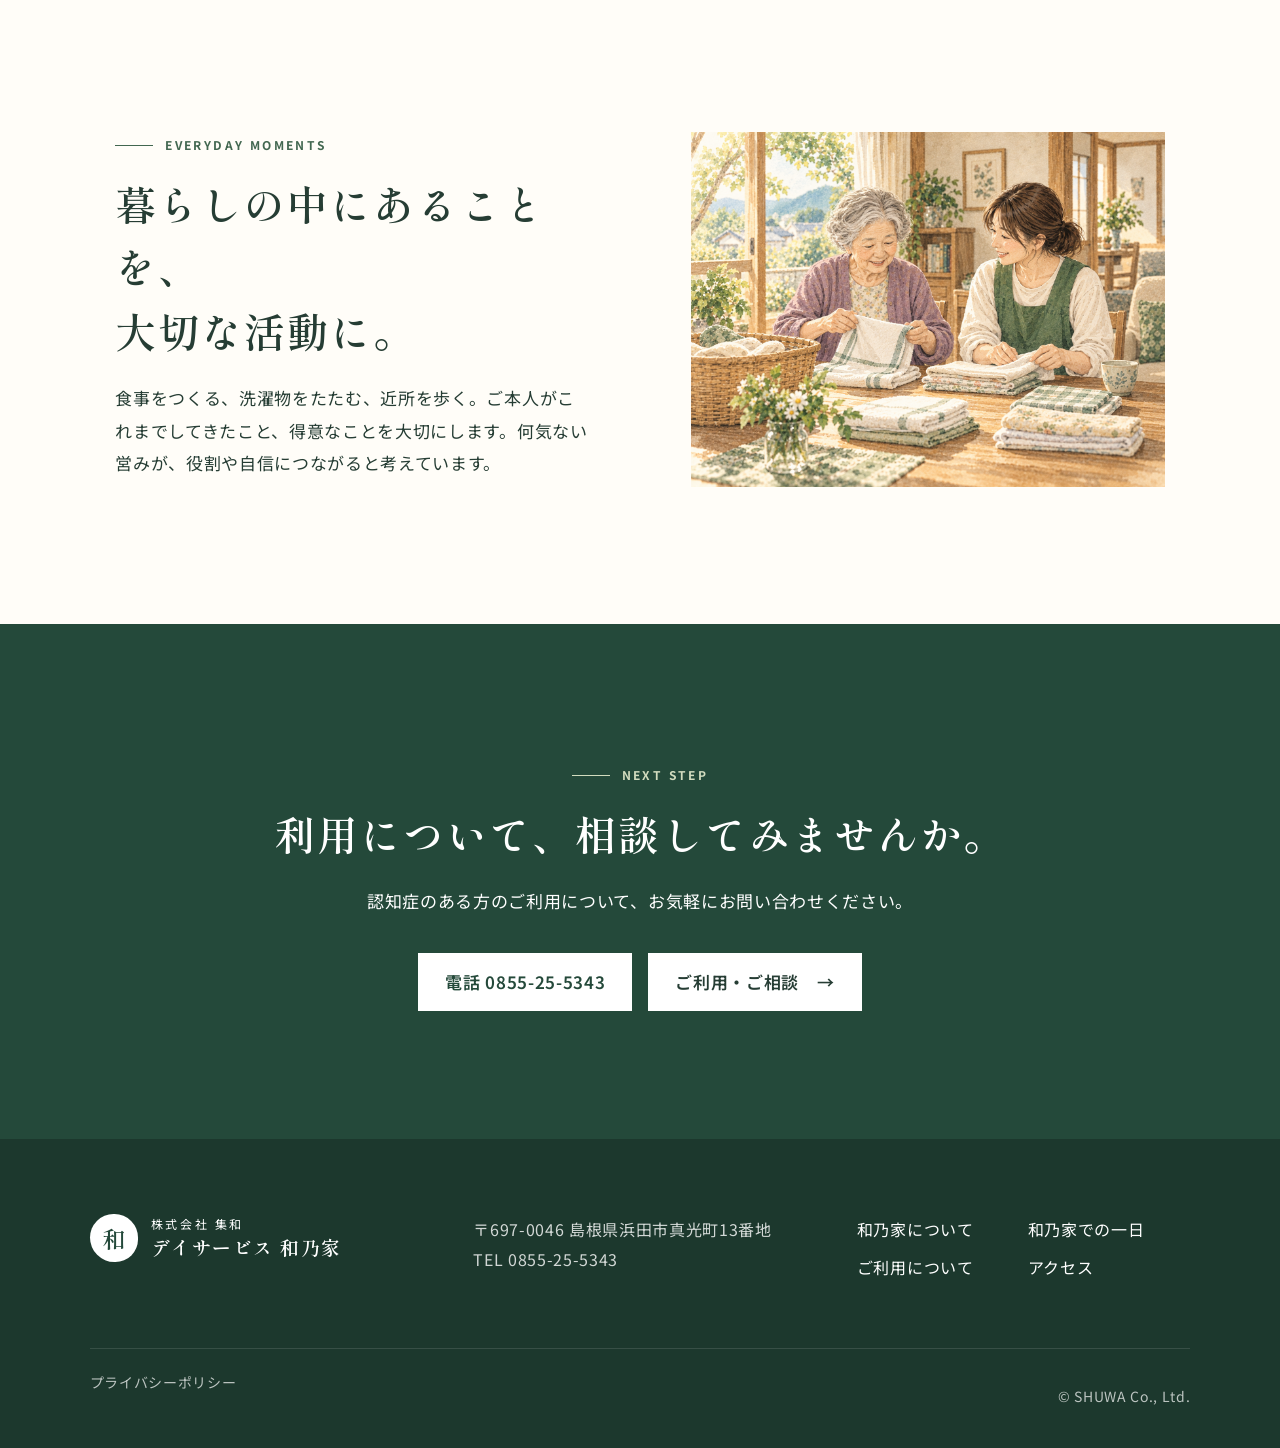
<file: day.html>
<!doctype html><html lang="ja"><head><meta charset="utf-8"><meta name="viewport" content="width=device-width,initial-scale=1"><meta name="description" content="お迎えから食事、入浴、趣味活動、送迎まで、デイサービス和乃家で過ごす一日の一例をご紹介します。"><title>和乃家での一日｜デイサービス和乃家</title><link rel="preconnect" href="https://fonts.googleapis.com"><link rel="preconnect" href="https://fonts.gstatic.com" crossorigin><link href="https://fonts.googleapis.com/css2?family=Noto+Sans+JP:wght@400;500;600;700&amp;family=Shippori+Mincho:wght@500;600;700&amp;display=swap" rel="stylesheet"><link rel="stylesheet" href="styles.css"></head>
<body class="subpage"><a class="skip" href="#main">本文へ移動する</a><header class="header"><a class="brand" href="index.html"><span class="brand-mark">和</span><span><small>株式会社 集和</small><strong>デイサービス 和乃家</strong></span></a><button class="menu-button" type="button" aria-expanded="false" aria-controls="global-nav"><span></span><span></span><span></span><b>メニュー</b></button><nav class="nav" id="global-nav"><a href="about.html">和乃家について</a><a href="day.html" aria-current="page">和乃家での一日</a><a href="guide.html">ご利用について</a><a href="index.html#recruit">採用情報</a><a href="index.html#access">アクセス</a><a class="nav-contact" href="guide.html#contact">お問い合わせ <span>→</span></a></nav></header>
<main id="main"><header class="page-header" data-en="A DAY"><nav class="breadcrumbs" aria-label="パンくず"><a href="index.html">ホーム</a>　/　和乃家での一日</nav><p class="eyebrow"><span></span>A DAY AT WANOIE</p><h1>和乃家での一日</h1><p>一人ひとりの体調や気持ちに合わせながら、いつもの暮らしにつながる時間を過ごします。</p></header>
<section class="section intro-grid"><div><p class="eyebrow"><span></span>YOUR OWN PACE</p><h2>同じ一日ではなく、<br>その人の一日を。</h2></div><div><p class="lead">予定に人を合わせるのではなく、人に合わせて過ごし方を考えます。</p><p>おしゃべりを楽しみたい日も、静かに過ごしたい日もあります。和乃家では、入浴や食事、活動をその日のご様子に合わせ、ご本人ができることを一緒に行います。</p><p class="prototype-notice">以下は過ごし方の一例です。時刻や内容は、体調やご希望などによって異なります。</p></div></section>
<section class="section soft-section"><div class="day-detail"><article class="day-row"><time>AM</time><div><h2>ご自宅へお迎え</h2><p>ご自宅までお迎えに伺い、和乃家へ。表情や体調を確認しながら、ゆっくり一日を始めます。</p></div><figure class="day-mini-visual day-photo"><img src="assets/images/day-pickup-original.png" width="1536" height="1024" loading="lazy" decoding="async" alt="自宅の玄関先で利用者を迎えるスタッフ"></figure></article><article class="day-row"><time>午前</time><div><h2>朝のあいさつ・それぞれの時間</h2><p>お茶を飲んだり、お話をしたり。趣味活動、軽い運動、入浴など、その方に合わせて過ごします。</p></div><figure class="day-mini-visual day-photo"><img src="assets/images/day-morning-original.png" width="1536" height="1024" loading="lazy" decoding="async" alt="利用者が会話や趣味を楽しみ、それぞれの朝を過ごす様子"></figure></article><article class="day-row"><time>お昼</time><div><h2>つくる・味わう</h2><p>できる方には調理や配膳にも参加していただきます。皆で食卓を囲み、あたたかな食事を味わいます。</p></div><figure class="day-mini-visual day-photo"><img src="assets/images/day-cooking-original.png" width="1536" height="1024" loading="lazy" decoding="async" alt="利用者とスタッフが一緒に昼食を盛り付ける様子"></figure></article><article class="day-row"><time>午後</time><div><h2>楽しむ・身体を動かす</h2><p>レクリエーション、散歩、外出、季節行事など。天候や体調を見ながら楽しみます。</p></div><figure class="day-mini-visual day-photo"><img src="assets/images/day-afternoon-original.png" width="1536" height="1024" loading="lazy" decoding="async" alt="利用者とスタッフが草花を眺めながら散歩する様子"></figure></article><article class="day-row"><time>夕方</time><div><h2>おやつ・ご自宅へ</h2><p>ひと息ついてから、ご自宅までお送りします。その日のご様子を、ご家族へ丁寧にお伝えします。</p></div><figure class="day-mini-visual day-photo"><img src="assets/images/day-home-original.png" width="1536" height="1024" loading="lazy" decoding="async" alt="帰宅前にお茶とおやつを楽しみながらスタッフと話す利用者"></figure></article></div></section>
<section class="section split-feature"><div><p class="eyebrow"><span></span>EVERYDAY MOMENTS</p><h2>暮らしの中にあることを、<br>大切な活動に。</h2><p>食事をつくる、洗濯物をたたむ、近所を歩く。ご本人がこれまでしてきたこと、得意なことを大切にします。何気ない営みが、役割や自信につながると考えています。</p></div><figure class="everyday-photo"><img src="assets/images/day-everyday-life-original.png" width="1400" height="1050" loading="lazy" decoding="async" alt="利用者とスタッフが会話しながら洗濯物をたたむ様子"></figure></section>
<section class="section sub-cta"><p class="eyebrow"><span></span>NEXT STEP</p><h2>利用について、相談してみませんか。</h2><p>認知症のある方のご利用について、お気軽にお問い合わせください。</p><a class="button white" href="tel:0855255343">電話 0855-25-5343</a><a class="button pale" href="guide.html">ご利用・ご相談 <span>→</span></a></section></main>
<footer><div class="footer-main"><a class="brand footer-brand" href="index.html"><span class="brand-mark">和</span><span><small>株式会社 集和</small><strong>デイサービス 和乃家</strong></span></a><address>〒697-0046 島根県浜田市真光町13番地<br>TEL 0855-25-5343</address><nav aria-label="フッターナビ"><a href="about.html">和乃家について</a><a href="day.html">和乃家での一日</a><a href="guide.html">ご利用について</a><a href="index.html#access">アクセス</a></nav></div><div class="footer-bottom"><a href="#">プライバシーポリシー</a><p>© SHUWA Co., Ltd.</p></div></footer><div class="mobile-cta"><a href="tel:0855255343">☎ <span>電話で相談</span></a><a href="guide.html#contact">お問い合わせ <span>→</span></a></div><script src="script.js"></script></body></html>
</file>
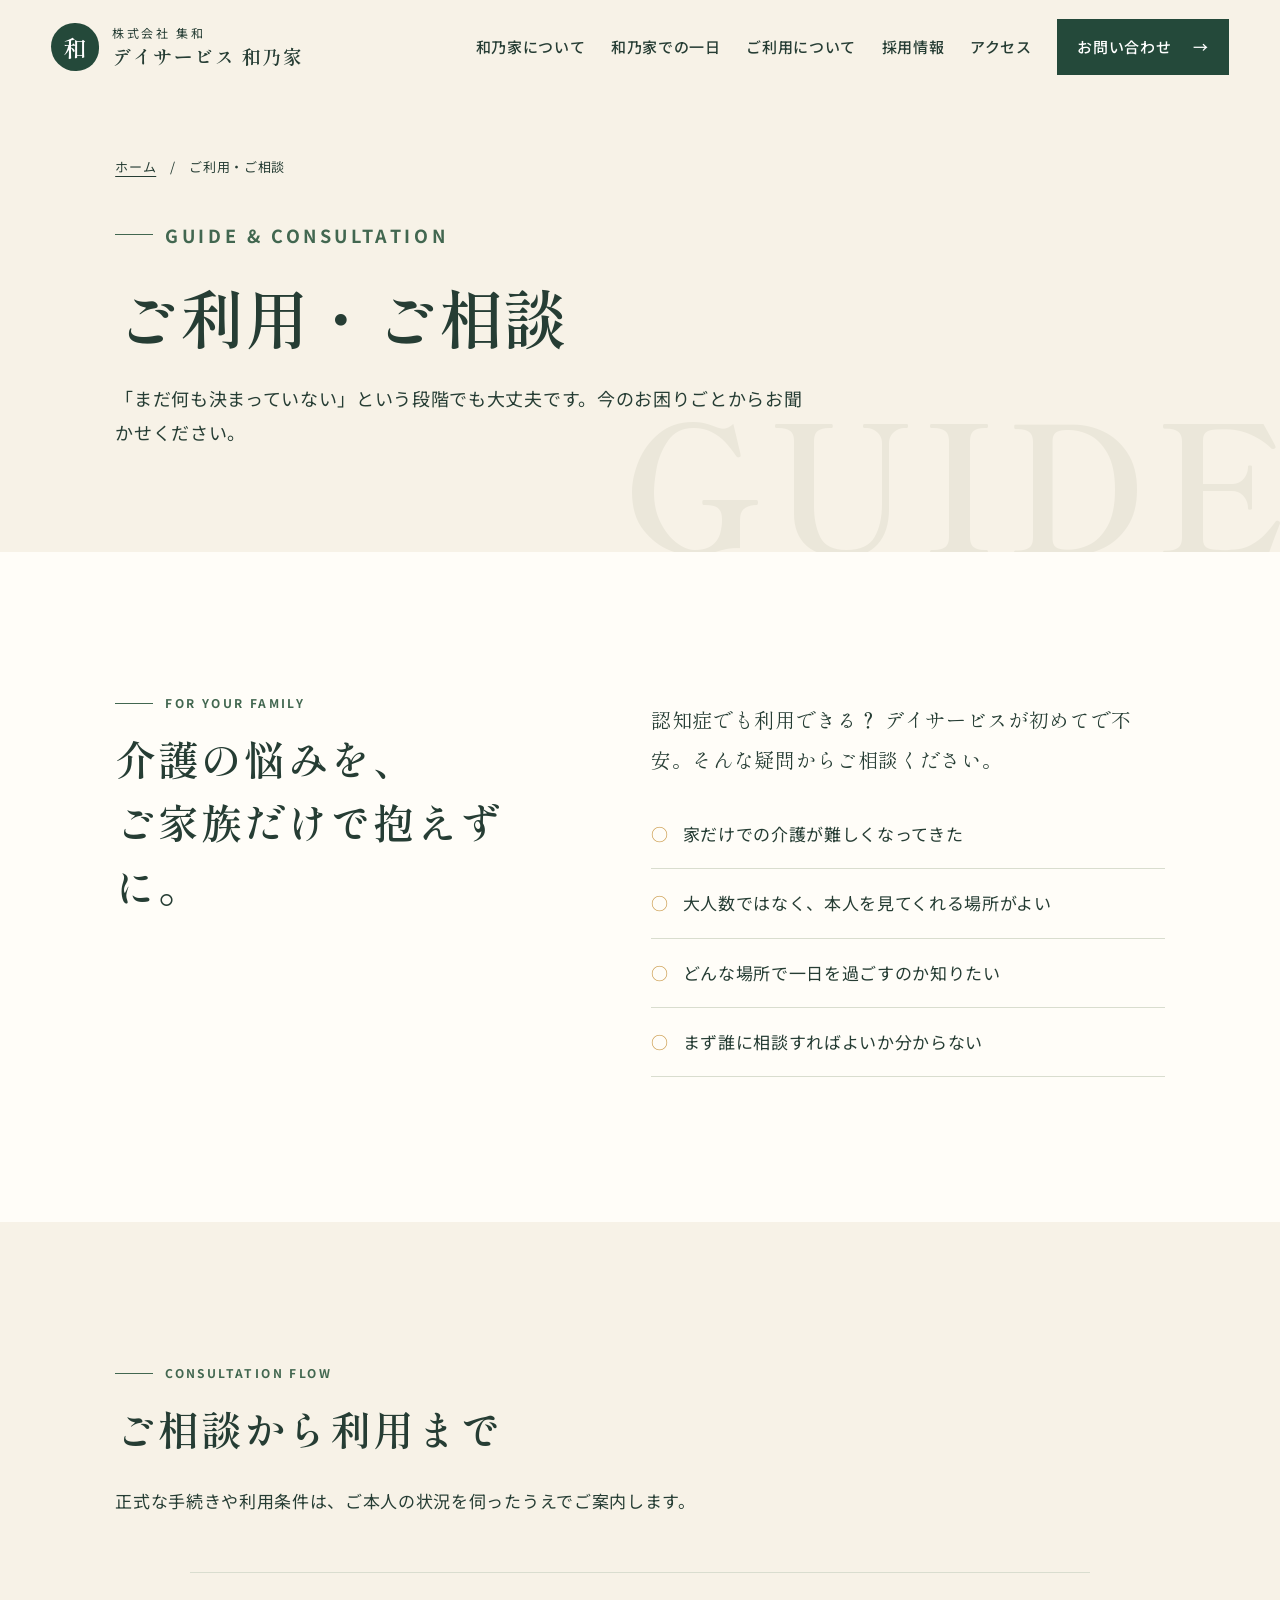
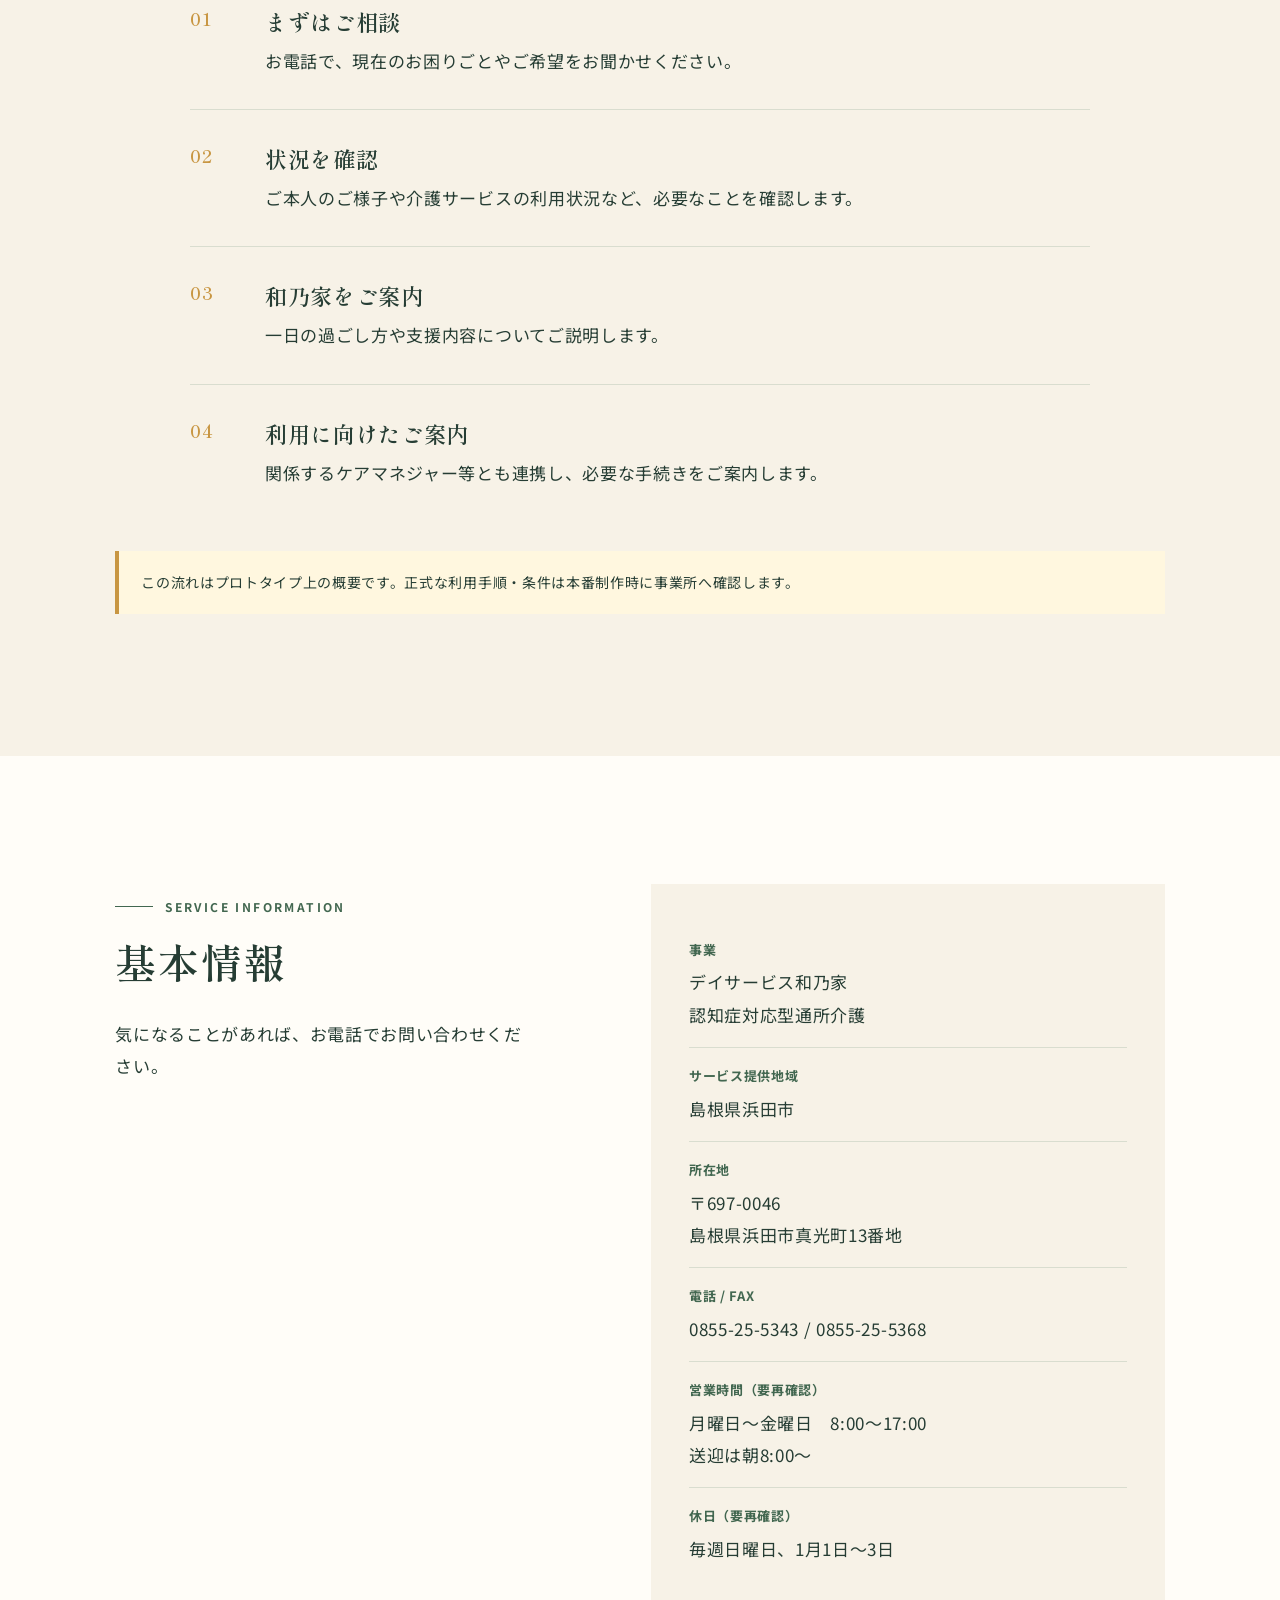
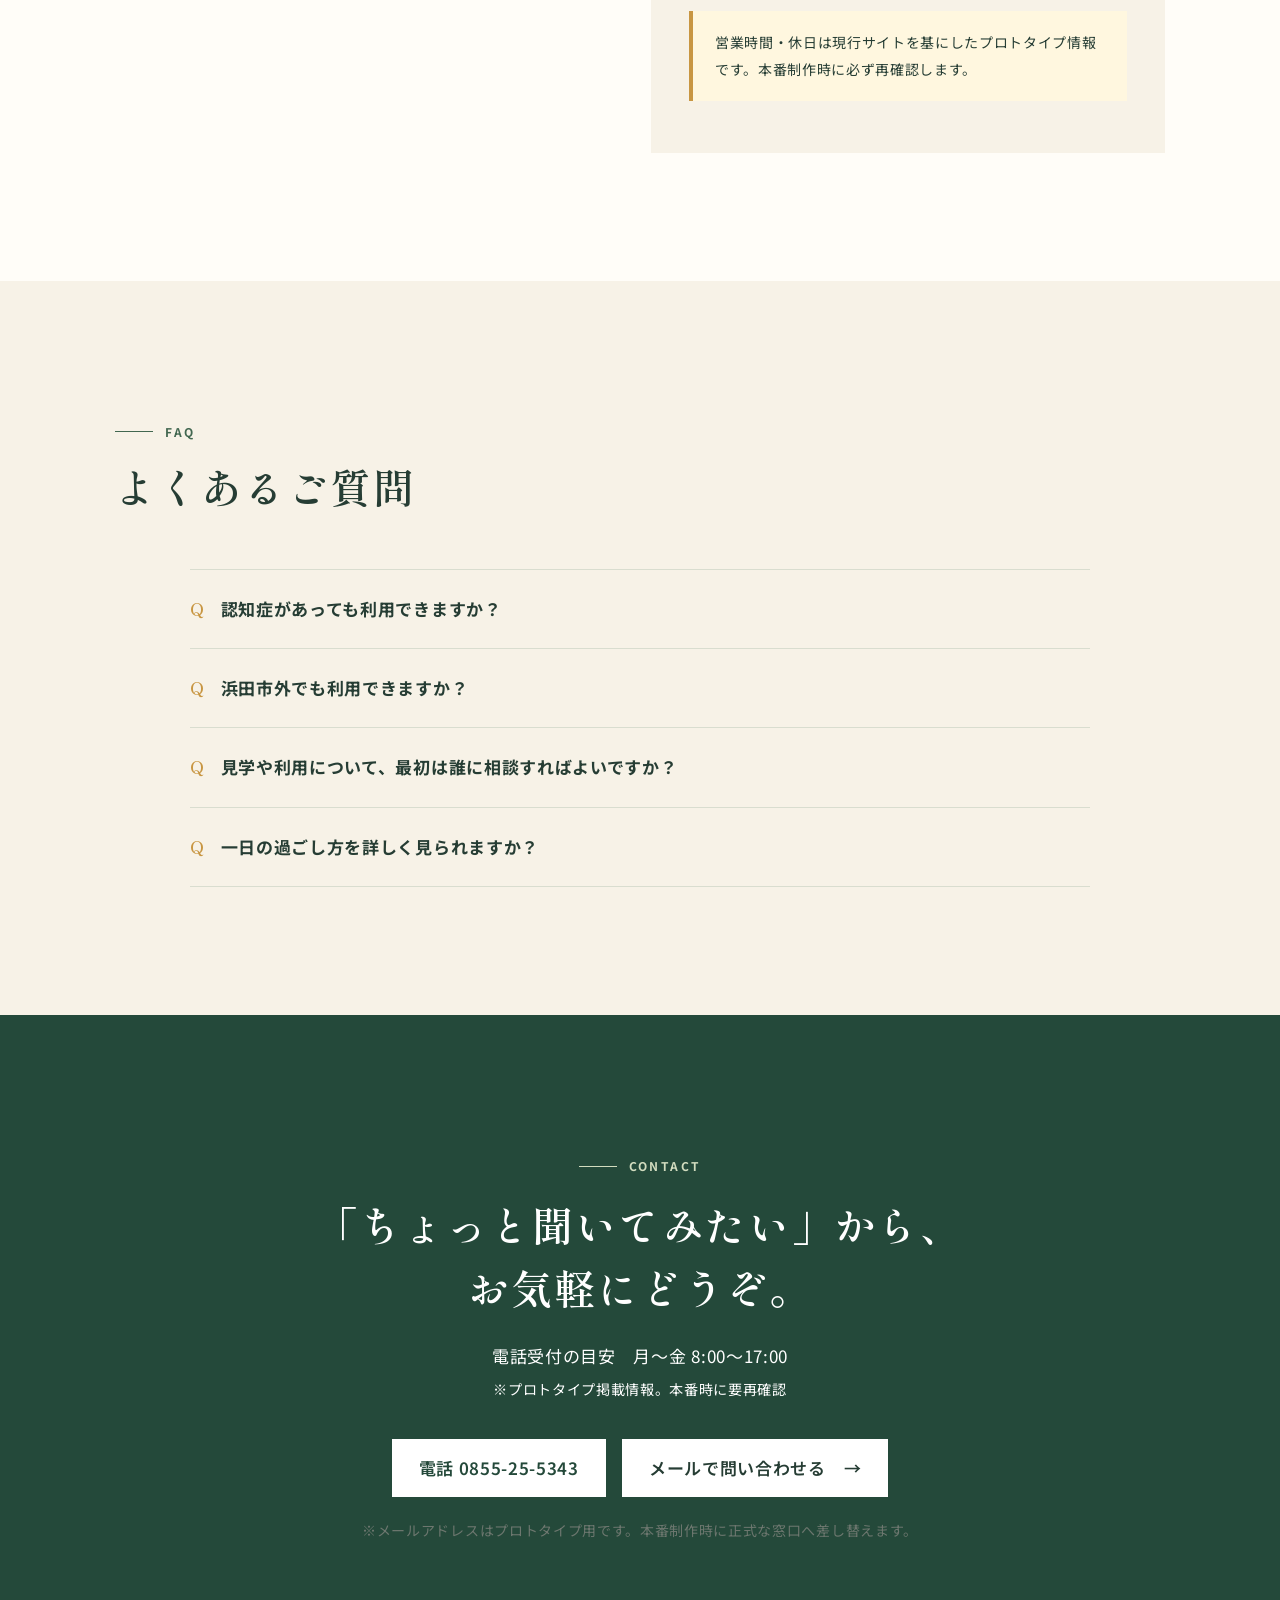
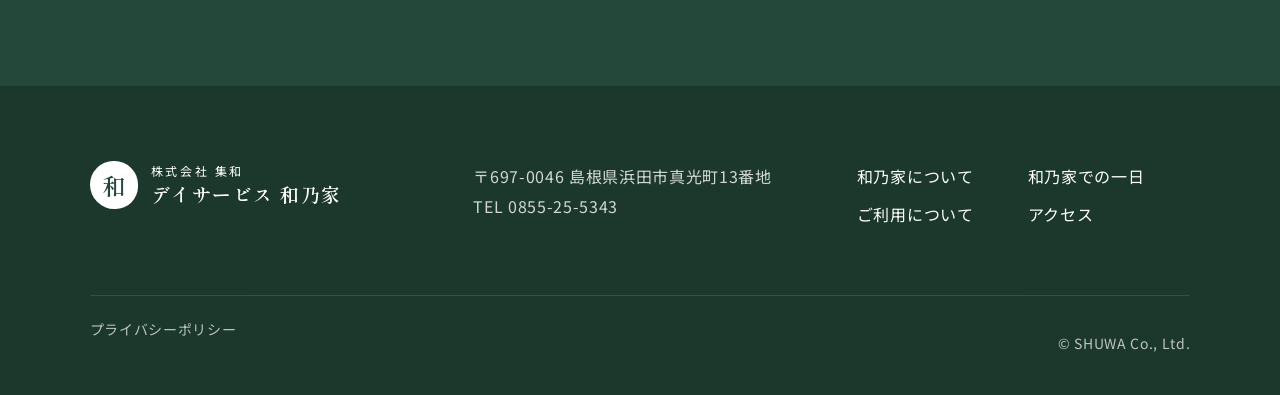
<file: guide.html>
<!doctype html><html lang="ja"><head><meta charset="utf-8"><meta name="viewport" content="width=device-width,initial-scale=1"><meta name="description" content="デイサービス和乃家のご利用相談、所在地、サービス提供地域、営業時間などをご案内します。"><title>ご利用・ご相談｜デイサービス和乃家</title><link rel="preconnect" href="https://fonts.googleapis.com"><link rel="preconnect" href="https://fonts.gstatic.com" crossorigin><link href="https://fonts.googleapis.com/css2?family=Noto+Sans+JP:wght@400;500;600;700&amp;family=Shippori+Mincho:wght@500;600;700&amp;display=swap" rel="stylesheet"><link rel="stylesheet" href="styles.css"></head>
<body class="subpage"><a class="skip" href="#main">本文へ移動する</a><header class="header"><a class="brand" href="index.html"><span class="brand-mark">和</span><span><small>株式会社 集和</small><strong>デイサービス 和乃家</strong></span></a><button class="menu-button" type="button" aria-expanded="false" aria-controls="global-nav"><span></span><span></span><span></span><b>メニュー</b></button><nav class="nav" id="global-nav"><a href="about.html">和乃家について</a><a href="day.html">和乃家での一日</a><a href="guide.html" aria-current="page">ご利用について</a><a href="index.html#recruit">採用情報</a><a href="index.html#access">アクセス</a><a class="nav-contact" href="#contact">お問い合わせ <span>→</span></a></nav></header>
<main id="main"><header class="page-header" data-en="GUIDE"><nav class="breadcrumbs" aria-label="パンくず"><a href="index.html">ホーム</a>　/　ご利用・ご相談</nav><p class="eyebrow"><span></span>GUIDE &amp; CONSULTATION</p><h1>ご利用・ご相談</h1><p>「まだ何も決まっていない」という段階でも大丈夫です。今のお困りごとからお聞かせください。</p></header>
<section class="section intro-grid"><div><p class="eyebrow"><span></span>FOR YOUR FAMILY</p><h2>介護の悩みを、<br>ご家族だけで抱えずに。</h2></div><div><p class="lead">認知症でも利用できる？ デイサービスが初めてで不安。そんな疑問からご相談ください。</p><ul class="check-list"><li>家だけでの介護が難しくなってきた</li><li>大人数ではなく、本人を見てくれる場所がよい</li><li>どんな場所で一日を過ごすのか知りたい</li><li>まず誰に相談すればよいか分からない</li></ul></div></section>
<section class="section soft-section"><div class="content-heading"><p class="eyebrow"><span></span>CONSULTATION FLOW</p><h2>ご相談から利用まで</h2><p>正式な手続きや利用条件は、ご本人の状況を伺ったうえでご案内します。</p></div><div class="flow"><article><div><h3>まずはご相談</h3><p>お電話で、現在のお困りごとやご希望をお聞かせください。</p></div></article><article><div><h3>状況を確認</h3><p>ご本人のご様子や介護サービスの利用状況など、必要なことを確認します。</p></div></article><article><div><h3>和乃家をご案内</h3><p>一日の過ごし方や支援内容についてご説明します。</p></div></article><article><div><h3>利用に向けたご案内</h3><p>関係するケアマネジャー等とも連携し、必要な手続きをご案内します。</p></div></article></div><p class="prototype-notice">この流れはプロトタイプ上の概要です。正式な利用手順・条件は本番制作時に事業所へ確認します。</p></section>
<section class="section intro-grid"><div><p class="eyebrow"><span></span>SERVICE INFORMATION</p><h2>基本情報</h2><p>気になることがあれば、お電話でお問い合わせください。</p></div><div class="fact-panel"><dl><div><dt>事業</dt><dd>デイサービス和乃家<br>認知症対応型通所介護</dd></div><div><dt>サービス提供地域</dt><dd>島根県浜田市</dd></div><div><dt>所在地</dt><dd>〒697-0046<br>島根県浜田市真光町13番地</dd></div><div><dt>電話 / FAX</dt><dd><a href="tel:0855255343">0855-25-5343</a> / 0855-25-5368</dd></div><div><dt>営業時間（要再確認）</dt><dd>月曜日〜金曜日　8:00〜17:00<br>送迎は朝8:00〜</dd></div><div><dt>休日（要再確認）</dt><dd>毎週日曜日、1月1日〜3日</dd></div></dl><p class="prototype-notice">営業時間・休日は現行サイトを基にしたプロトタイプ情報です。本番制作時に必ず再確認します。</p></div></section>
<section class="section soft-section"><div class="content-heading"><p class="eyebrow"><span></span>FAQ</p><h2>よくあるご質問</h2></div><div class="faq"><details><summary>認知症があっても利用できますか？</summary><p>和乃家は認知症対応型通所介護です。個別の状況については、お電話でご相談ください。</p></details><details><summary>浜田市外でも利用できますか？</summary><p>掲載しているサービス提供地域は浜田市です。詳しい条件は事業所へお問い合わせください。</p></details><details><summary>見学や利用について、最初は誰に相談すればよいですか？</summary><p>まずは和乃家へお電話ください。現在の状況を伺い、次の進め方をご案内します。</p></details><details><summary>一日の過ごし方を詳しく見られますか？</summary><p><a class="map-link" href="day.html">「和乃家での一日」ページをご覧ください →</a></p></details></div></section>
<section class="section sub-cta" id="contact"><p class="eyebrow"><span></span>CONTACT</p><h2>「ちょっと聞いてみたい」から、<br>お気軽にどうぞ。</h2><p>電話受付の目安　月〜金 8:00〜17:00<br><small>※プロトタイプ掲載情報。本番時に要再確認</small></p><a class="button white" href="tel:0855255343">電話 0855-25-5343</a><a class="button pale" href="mailto:info@example.com">メールで問い合わせる <span>→</span></a><p class="disclaimer">※メールアドレスはプロトタイプ用です。本番制作時に正式な窓口へ差し替えます。</p></section></main>
<footer><div class="footer-main"><a class="brand footer-brand" href="index.html"><span class="brand-mark">和</span><span><small>株式会社 集和</small><strong>デイサービス 和乃家</strong></span></a><address>〒697-0046 島根県浜田市真光町13番地<br>TEL 0855-25-5343</address><nav aria-label="フッターナビ"><a href="about.html">和乃家について</a><a href="day.html">和乃家での一日</a><a href="guide.html">ご利用について</a><a href="index.html#access">アクセス</a></nav></div><div class="footer-bottom"><a href="#">プライバシーポリシー</a><p>© SHUWA Co., Ltd.</p></div></footer><div class="mobile-cta"><a href="tel:0855255343">☎ <span>電話で相談</span></a><a href="#contact">お問い合わせ <span>→</span></a></div><script src="script.js"></script></body></html>
</file>
<file: styles.css>
:root{--ink:#263d34;--green:#426750;--deep:#24493a;--sage:#dce5d2;--cream:#f7f2e7;--paper:#fffdf8;--gold:#c89642;--line:#d9ddcf;--serif:"Shippori Mincho",serif;--sans:"Noto Sans JP",sans-serif}*{box-sizing:border-box}html{scroll-behavior:smooth}body{margin:0;background:var(--paper);color:var(--ink);font-family:var(--sans);font-size:16px;line-height:1.9;letter-spacing:.04em}a{color:inherit;text-decoration:none}button{font:inherit}.skip{position:fixed;left:10px;top:-60px;background:#fff;padding:10px;z-index:100}.skip:focus{top:10px}.header{height:94px;display:flex;align-items:center;padding:0 clamp(24px,4vw,72px);justify-content:space-between;position:absolute;width:100%;z-index:10}.brand{display:flex;align-items:center;gap:13px}.brand-mark{display:grid;place-items:center;width:48px;height:48px;border-radius:50% 50% 48% 52%;background:var(--deep);color:#fff;font:600 23px var(--serif)}.brand small,.brand strong{display:block;line-height:1.4}.brand small{font-size:10px;letter-spacing:.22em}.brand strong{font:600 17px var(--serif);letter-spacing:.08em}.nav{display:flex;align-items:center;gap:clamp(14px,2vw,32px);font-size:13px;font-weight:500}.nav a:not(.nav-contact):hover{color:var(--gold)}.nav-contact{background:var(--deep);color:#fff;padding:14px 20px}.nav-contact span,.button span{margin-left:18px}.menu-button{display:none;border:0;background:none}.hero{min-height:790px;display:grid;grid-template-columns:51% 49%;align-items:center;padding:110px clamp(24px,7vw,128px) 50px;position:relative;overflow:hidden}.hero:before{content:"WANOIE";position:absolute;left:-12px;bottom:24px;color:#edf0e5;font:600 clamp(70px,13vw,200px) var(--serif);letter-spacing:.04em;z-index:-1}.hero-copy{padding-left:clamp(0px,3vw,50px);z-index:2}.eyebrow{font-size:11px;font-weight:700;letter-spacing:.2em;color:var(--green);display:flex;align-items:center;gap:12px}.eyebrow span{width:38px;height:1px;background:currentColor}.hero h1,.section h2{font-family:var(--serif);font-weight:600;letter-spacing:.05em;line-height:1.55}.hero h1{font-size:clamp(34px,3.2vw,70px);margin:20px 0 26px}.hero-title-line{display:block;white-space:nowrap}.hero h1 em{font-style:normal;background:linear-gradient(transparent 72%,#e7cf91 0)}.hero-lead{font-size:clamp(15px,1.3vw,18px)}.hero-actions{display:flex;align-items:center;gap:25px;margin-top:38px}.button{min-height:58px;padding:0 27px;display:inline-flex;align-items:center;justify-content:space-between;font-weight:600;transition:.25s}.button.primary{background:var(--deep);color:#fff;min-width:205px}.button:hover{transform:translateY(-2px)}.text-button{color:var(--deep);font-size:18px}.text-button i{margin-right:8px}.hours{font-size:11px;color:#657269;margin-top:18px}.hours small{margin-left:10px}.hero-art{position:relative;max-width:690px;justify-self:center}.hero-art svg{width:100%;display:block}.art-note{position:absolute;right:2%;bottom:11%;background:#fff;padding:14px 25px;font:600 17px var(--serif);box-shadow:0 12px 30px #53644d24}.scroll{position:absolute;right:28px;bottom:0;writing-mode:vertical-rl;font-size:9px;letter-spacing:.22em}.scroll span{display:inline-block;height:55px;width:1px;background:var(--ink);margin-top:12px}.section{padding:clamp(80px,10vw,150px) clamp(24px,9vw,150px)}.section-heading{text-align:center;max-width:700px;margin:0 auto 65px}.section-heading .eyebrow{justify-content:center}.section h2{font-size:clamp(30px,3.2vw,49px);margin:15px 0 20px}.values{list-style:none;margin:0 auto;padding:0;display:grid;grid-template-columns:repeat(3,1fr);max-width:1180px;border-top:1px solid var(--line);border-bottom:1px solid var(--line)}.values li{padding:48px clamp(20px,3vw,46px);display:flex;gap:23px}.values li+li{border-left:1px solid var(--line)}.values>li>span{font:500 15px var(--serif);color:var(--gold)}.values h3{font:600 25px var(--serif);margin:-2px 0 13px}.values p{margin:0;font-size:14px;color:#5d6b64}.about{background:var(--cream);display:grid;grid-template-columns:1.05fr .95fr;gap:clamp(45px,8vw,130px);align-items:center}.about-visual{position:relative}.photo-placeholder{aspect-ratio:4/3;background:linear-gradient(145deg,#91aa82,#456b54);position:relative;overflow:hidden;padding:50px;color:#fff;display:flex;align-items:flex-end}.photo-placeholder:after{content:"";position:absolute;width:78%;height:78%;border:1px solid #ffffff6b;border-radius:50%;right:-20%;top:-25%}.photo-placeholder span{position:absolute;top:35px;right:38px;font:500 12px var(--serif);letter-spacing:.3em}.photo-placeholder p{font:600 clamp(22px,2.4vw,35px) var(--serif);line-height:1.65;z-index:1}.prototype-label{font-size:9px;letter-spacing:.25em;position:absolute;right:0}.about-copy>p:not(.eyebrow){color:#58675f}.feature-list{margin-top:40px}.feature-list div{display:grid;grid-template-columns:180px 1fr;border-top:1px solid #ced3c7;padding:18px 0}.feature-list dt{font-weight:700}.feature-list dd{margin:0;font-size:14px;color:#637068}.day{background:#fff}.section-heading.left{text-align:left;margin-left:0}.section-heading.left .eyebrow{justify-content:flex-start}.timeline{display:grid;grid-template-columns:repeat(4,1fr);max-width:1240px;margin:auto}.timeline article{padding:15px clamp(20px,2.5vw,38px) 25px;border-left:1px solid var(--line);position:relative}.timeline article:first-child{border-left:0}.timeline article:before{content:"";width:9px;height:9px;background:var(--gold);border-radius:50%;position:absolute;left:-5px;top:22px}.timeline article:first-child:before{display:none}.timeline time{font:600 11px var(--serif);letter-spacing:.18em;color:var(--gold)}.day-icon{font-size:43px;color:#6f8e70;display:block;margin:32px 0 25px}.timeline h3{font:600 20px var(--serif)}.timeline p,.note{font-size:13px;color:#647169}.note{text-align:right;margin-top:35px}.consult{background:var(--deep);color:#fff;display:grid;grid-template-columns:1fr 1fr .85fr;gap:6vw;align-items:center}.eyebrow.light{color:#d2dcbf}.consult h2{margin-bottom:20px}.consult ul{list-style:none;padding:0;margin:0}.consult li{border-bottom:1px solid #ffffff32;padding:13px 0}.consult li:before{content:"✓";color:#d7bf7a;margin-right:13px}.consult-action{background:#fff;color:var(--ink);padding:34px;text-align:center}.consult-action p{font-size:12px;margin:0}.consult-action a{display:block;font:600 clamp(22px,2vw,30px) var(--serif);color:var(--deep);margin:8px 0}.consult-action a small{font-size:11px}.consult-action>span{font-size:10px;color:#6b756e}.news{display:grid;grid-template-columns:1fr 2fr;gap:8vw}.news-list a{display:grid;grid-template-columns:110px 100px 1fr 20px;align-items:center;border-top:1px solid var(--line);padding:22px 5px;font-size:14px}.news-list a:nth-child(2){border-bottom:1px solid var(--line)}.news-list time{font-family:var(--serif)}.news-list b{font-size:10px;color:var(--green);background:#e9eee4;padding:3px 10px;width:max-content}.news-list p{font-size:10px;color:#7c857e}.recruit{background:#7b8e6d;min-height:345px;color:#fff;display:flex;align-items:center;justify-content:space-between;position:relative;overflow:hidden}.recruit:after{content:"仲間";position:absolute;right:5%;font:700 180px var(--serif);color:#ffffff0e}.button.pale{background:#fff;color:var(--ink);min-width:210px;z-index:1}.access{display:grid;grid-template-columns:.8fr 1.2fr;gap:8vw;align-items:center}.access-copy h3{margin-top:40px;font:600 20px var(--serif)}address{font-style:normal}.access-copy b{display:inline-block;font-size:11px;width:40px}.access-copy a{font-family:var(--serif)}.map-link{display:inline-block;margin-top:25px;border-bottom:1px solid}.map{min-height:430px;background:#e8eadc;position:relative;overflow:hidden;display:grid;place-items:center}.roads,.roads:before,.roads:after{position:absolute;background:#fdfbf5}.roads{width:130%;height:34px;transform:rotate(-11deg)}.roads:before{content:"";width:34px;height:550px;left:52%;top:-260px;transform:rotate(33deg)}.roads:after{content:"";width:25px;height:550px;left:22%;top:-240px;transform:rotate(-30deg)}.map:before,.map:after{content:"";position:absolute;border:2px solid #bcc7b0;width:60%;height:100px;transform:rotate(25deg)}.map:after{transform:rotate(-20deg);width:80%}.pin{z-index:2;width:66px;height:66px;background:var(--deep);color:#fff;border-radius:50% 50% 50% 0;transform:rotate(-45deg);display:grid;place-items:center;box-shadow:0 8px 20px #233a2b45}.pin b{transform:rotate(45deg);font:600 24px var(--serif)}.map p{position:absolute;bottom:25px;left:30px;font-size:11px;letter-spacing:.15em}.final-cta{text-align:center;background:var(--cream)}.final-cta .eyebrow{justify-content:center}.final-cta>div{display:flex;justify-content:center;gap:18px;margin-top:35px}.contact-phone{border:1px solid var(--deep);padding:10px 35px;min-width:270px}.contact-phone small,.contact-phone strong{display:block;line-height:1.6}.contact-phone small{font-size:10px}.contact-phone strong{font:600 23px var(--serif)}.disclaimer{display:block;margin-top:20px;color:#6d776f;font-size:10px}footer{background:#1c382d;color:#fff;padding:75px clamp(24px,7vw,110px) 25px}.footer-main{display:grid;grid-template-columns:1fr 1fr 1fr;gap:50px;align-items:start}.footer-brand .brand-mark{background:#fff;color:var(--deep)}.footer-main address{font-size:12px;opacity:.8}.footer-main nav{display:grid;grid-template-columns:1fr 1fr;gap:8px;font-size:12px}.footer-bottom{border-top:1px solid #ffffff2b;margin-top:65px;padding-top:20px;display:flex;justify-content:space-between;font-size:10px;opacity:.7}.mobile-cta{display:none}
@media(max-width:1000px){.hero h1{font-size:clamp(28px,4vw,36px)}.nav a:not(.nav-contact){display:none}.hero{grid-template-columns:1fr 1fr;padding-left:45px;padding-right:30px}.consult{grid-template-columns:1fr 1fr}.consult-action{grid-column:1/-1}.timeline{grid-template-columns:1fr 1fr}.timeline article:nth-child(3){border-left:0}.timeline article:nth-child(n+3){border-top:1px solid var(--line);padding-top:35px}.access{grid-template-columns:1fr 1fr}.section{padding-left:50px;padding-right:50px}}
@media(max-width:720px){body{font-size:15px;padding-bottom:64px}.header{height:74px;padding:0 18px;position:absolute}.brand-mark{width:40px;height:40px;font-size:19px}.brand strong{font-size:14px}.nav{display:none;position:fixed;inset:74px 0 auto;background:#fff;padding:20px;box-shadow:0 20px 30px #0002;flex-direction:column;align-items:stretch}.nav.open{display:flex}.nav a:not(.nav-contact){display:block;padding:9px}.menu-button{display:flex;flex-direction:column;gap:4px;align-items:center}.menu-button span{width:25px;height:1px;background:var(--ink)}.menu-button b{font-size:8px;margin-top:3px}.hero{display:block;padding:125px 24px 70px;min-height:auto}.hero h1{font-size:39px;white-space:nowrap}.hero-lead br{display:none}.hero-actions{display:block}.hero-actions .button{width:100%;margin-bottom:8px}.hours small{display:block;margin:0}.hero-art{margin:15px -25px -40px 0}.art-note{font-size:13px}.scroll{display:none}.section{padding:80px 24px}.section h2{font-size:31px}.values{display:block}.values li{padding:30px 10px}.values li+li{border-left:0;border-top:1px solid var(--line)}.about{display:block}.about-copy{margin-top:65px}.feature-list div{grid-template-columns:1fr}.feature-list dd{margin-top:4px}.timeline{display:block}.timeline article,.timeline article:nth-child(3){border-left:0;border-top:1px solid var(--line);padding:26px 10px}.timeline article:first-child{border-top:0}.day-icon{margin:15px 0;font-size:34px}.consult{display:block}.consult ul{margin:35px 0}.consult-action{padding:25px 15px}.news{display:block}.news-list{margin-top:35px}.news-list a{grid-template-columns:95px 1fr 15px;gap:8px}.news-list b{grid-row:2}.news-list span{grid-column:2}.news-list i{grid-row:1/3;grid-column:3}.recruit{display:block}.recruit .button{margin-top:25px;width:100%}.access{display:block}.map{min-height:320px;margin-top:45px}.final-cta>div{display:block}.contact-phone,.final-cta .button{display:flex;width:100%;margin:10px 0;justify-content:center;flex-direction:column}.footer-main{display:block}.footer-main address,.footer-main nav{margin-top:35px}.footer-bottom{display:block}.mobile-cta{display:grid;grid-template-columns:1fr 1fr;position:fixed;bottom:0;left:0;right:0;height:64px;z-index:20;box-shadow:0 -4px 20px #0002}.mobile-cta a{display:flex;align-items:center;justify-content:center;background:#fff;color:var(--deep);font-weight:700}.mobile-cta a:last-child{background:var(--deep);color:#fff}.mobile-cta span{margin-left:7px}.photo-placeholder{padding:25px}}
@media(prefers-reduced-motion:reduce){html{scroll-behavior:auto}.button{transition:none}}

/* Readability and subpage system */
body{font-size:17px}.nav{font-size:14px}.eyebrow{font-size:12px}.hours,.consult-action>span,.disclaimer,.news-list p{font-size:12px}.timeline p,.note,.feature-list dd,.news-list a{font-size:15px}.footer-main address,.footer-main nav{font-size:14px}.footer-bottom{font-size:12px}.page-header{padding:155px clamp(24px,9vw,150px) 85px;background:var(--cream);position:relative;overflow:hidden}.page-header:after{content:attr(data-en);position:absolute;right:-15px;bottom:-55px;color:#ebe7da;font:600 clamp(80px,14vw,190px) var(--serif);letter-spacing:.04em}.breadcrumbs{font-size:13px;margin-bottom:38px;position:relative;z-index:1}.breadcrumbs a{text-decoration:underline;text-underline-offset:4px}.page-header .eyebrow,.page-header h1,.page-header>p{position:relative;z-index:1}.page-header h1{font:600 clamp(39px,5vw,65px)/1.45 var(--serif);margin:17px 0}.page-header>p{max-width:700px;font-size:18px}.subpage section{scroll-margin-top:20px}.intro-grid{display:grid;grid-template-columns:.9fr 1.1fr;gap:clamp(50px,9vw,130px);align-items:start}.intro-grid h2,.content-heading h2{font:600 clamp(30px,3.2vw,48px)/1.55 var(--serif);margin:12px 0 24px}.lead{font-size:20px;font-family:var(--serif);line-height:2}.fact-panel{background:var(--cream);padding:38px}.fact-panel dl{margin:0}.fact-panel div{padding:16px 0;border-bottom:1px solid var(--line)}.fact-panel div:last-child{border-bottom:0}.fact-panel dt{font-size:13px;font-weight:700;color:var(--green)}.fact-panel dd{margin:4px 0 0}.principle-grid{display:grid;grid-template-columns:repeat(3,1fr);gap:22px;margin-top:55px}.principle-card{border-top:3px solid var(--green);background:#fff;padding:35px;min-height:250px}.principle-card span{color:var(--gold);font-family:var(--serif)}.principle-card h3{font:600 25px var(--serif);margin:20px 0 12px}.soft-section{background:var(--cream)}.split-feature{display:grid;grid-template-columns:1fr 1fr;gap:8vw;align-items:center}.visual-panel{aspect-ratio:4/3;background:linear-gradient(145deg,#dfe8d3,#9bb38e);display:grid;place-items:center;position:relative;overflow:hidden}.visual-panel:before,.visual-panel:after{content:"";position:absolute;border:1px solid #fff8;border-radius:50%;width:70%;height:70%}.visual-panel:before{top:-28%;right:-20%}.visual-panel:after{bottom:-40%;left:-20%}.visual-panel b{font:600 clamp(28px,4vw,55px) var(--serif);color:#fff;z-index:1}.check-list{list-style:none;padding:0}.check-list li{padding:18px 0;border-bottom:1px solid var(--line)}.check-list li:before{content:"○";color:var(--gold);margin-right:14px}.next-links{display:grid;grid-template-columns:repeat(2,1fr);gap:20px}.next-link{padding:35px;background:#fff;border:1px solid var(--line);display:flex;justify-content:space-between;align-items:center}.next-link small{display:block;color:var(--green);font-size:12px}.next-link strong{font:600 21px var(--serif)}.day-detail{max-width:1050px;margin:auto}.day-row{display:grid;grid-template-columns:140px 1fr 270px;gap:45px;padding:55px 0;border-top:1px solid var(--line);align-items:center}.day-row time{font:600 16px var(--serif);color:var(--gold)}.day-row h2{font:600 27px var(--serif);margin:0 0 12px}.day-row p{margin:0}.day-mini-visual{height:160px;background:#e3ead9;display:grid;place-items:center;font-size:45px;color:var(--green)}.flow{counter-reset:flow;max-width:900px;margin:55px auto 0}.flow article{counter-increment:flow;display:grid;grid-template-columns:75px 1fr;padding:32px 0;border-top:1px solid var(--line)}.flow article:before{content:"0" counter(flow);font:600 18px var(--serif);color:var(--gold)}.flow h3{font:600 22px var(--serif);margin:0 0 8px}.flow p{margin:0}.faq{max-width:900px;margin:50px auto 0}.faq details{border-top:1px solid var(--line);padding:23px 0}.faq details:last-child{border-bottom:1px solid var(--line)}.faq summary{font-weight:700;cursor:pointer;list-style:none}.faq summary:before{content:"Q";color:var(--gold);font:600 18px var(--serif);margin-right:16px}.faq details p{padding-left:36px;color:#56675e}.sub-cta{text-align:center;background:var(--deep);color:#fff}.sub-cta .eyebrow{justify-content:center;color:#d2dcbf}.sub-cta .button{margin:18px 8px 0}.button.white{background:#fff;color:var(--deep)}.prototype-notice{background:#fff7df;border-left:4px solid var(--gold);padding:18px 22px;font-size:14px;margin-top:30px}.subpage footer{margin-top:0}
@media(max-width:900px){.intro-grid,.split-feature{grid-template-columns:1fr}.principle-grid{grid-template-columns:1fr}.day-row{grid-template-columns:100px 1fr}.day-mini-visual{grid-column:2}.page-header{padding-left:50px;padding-right:50px}}
@media(max-width:720px){body{font-size:16px}.nav{font-size:16px}.hero h1{font-size:clamp(28px,8vw,36px)}.page-header{padding:115px 24px 65px}.page-header>p{font-size:16px}.breadcrumbs{font-size:12px;margin-bottom:28px}.section{padding-top:72px;padding-bottom:72px}.lead{font-size:18px}.fact-panel,.principle-card{padding:27px}.day-row{display:block;padding:36px 0}.day-row time{display:block;margin-bottom:10px}.day-mini-visual{height:125px;margin-top:22px}.next-links{grid-template-columns:1fr}.flow article{grid-template-columns:55px 1fr}.sub-cta .button{width:100%;margin:8px 0}.timeline p,.note,.feature-list dd,.news-list a{font-size:14px}}
a:focus-visible,button:focus-visible,summary:focus-visible{outline:3px solid #e5b956;outline-offset:4px}
.hero-art{max-width:1000px;width:min(1000px,65vw);margin-left:clamp(-260px,-18vw,-140px);pointer-events:none}.hero-art>img{display:block;width:100%;height:auto;mix-blend-mode:multiply}.timeline{grid-template-columns:repeat(5,1fr)}.timeline-feature{grid-column:span 2}.day-photo{height:clamp(220px,23vw,330px);margin:30px 0 25px;position:relative;overflow:hidden;background:#dfe5d7}.day-photo img{width:100%;height:100%;display:block;object-fit:cover;object-position:center}.day-row:has(.day-photo){grid-template-columns:140px 1fr 370px}.day-row:has(.day-photo) .day-photo{height:245px;margin:0}
@media(max-width:1000px){.hero-art{max-width:700px;width:min(700px,60vw);margin-left:-14vw}.timeline-feature{grid-column:span 1}.day-row:has(.day-photo){grid-template-columns:100px 1fr}.day-row:has(.day-photo) .day-photo{grid-column:2;width:min(100%,430px)}}
@media(max-width:720px){.hero-art{max-width:none;width:125%;margin:20px -18% -45px 8%}.day-photo{height:240px;margin-top:18px}.day-photo img{object-position:50% 48%}.day-row:has(.day-photo){display:block}.day-row:has(.day-photo) .day-photo{width:100%;height:220px;margin-top:22px}}

/* Hero readability */
.header .brand small{font-size:12px}.header .brand strong{font-size:19px}.header .nav{font-size:15px}.hero .eyebrow{font-size:14px}.hero-lead{font-size:clamp(17px,1.4vw,20px);max-width:430px}.hero-actions{font-size:18px}.hero-actions .text-button{font-size:20px}.hours{font-size:14px}
@media(min-width:1001px){.hero-copy{transform:translateY(-28px)}.hero h1{font-size:clamp(40px,3.8vw,70px)}}
@media(max-width:1000px) and (min-width:721px){.hero-lead{max-width:42vw}}
@media(max-width:720px){.header .brand strong{font-size:16px}.hero-copy{transform:none}.hero-lead{max-width:none}.hero:before{content:none}.hero-art{width:125%;margin:20px -17.5% 30px}.hero-art:before{content:"WANOIE";position:absolute;left:34px;top:0;color:#edf0e5;font:600 clamp(54px,15vw,64px)/1 var(--serif);letter-spacing:.04em;z-index:1}.hero-art>img{position:relative;z-index:2;transform:translateY(14px)}}

/* Philosophy readability */
.philosophy .section-heading{max-width:820px}.philosophy .eyebrow{font-size:14px}.philosophy h2{font-size:clamp(34px,3.5vw,52px)}.philosophy-title-line{display:inline}.philosophy .section-heading>p:last-child{font-size:19px}
@media(max-width:720px){.philosophy h2{font-size:clamp(30px,8.2vw,33px)}.philosophy-title-line{display:block;white-space:nowrap}.philosophy .section-heading>p:last-child{font-size:18px}}

/* Top page readable type scale below the hero */
.philosophy,.philosophy~section{font-size:19px}.philosophy .eyebrow,.philosophy~section .eyebrow{font-size:15px}.philosophy h2,.philosophy~section h2{font-size:clamp(36px,3.6vw,54px)}.philosophy .section-heading>p:last-child{font-size:20px}.about .photo-placeholder span{font-size:14px}.about .photo-placeholder p{font-size:clamp(24px,2.6vw,38px)}.values>li>span{font-size:17px}.values h3{font-size:28px}.values p{font-size:17px}.feature-list dd{font-size:17px}.timeline time{font-size:14px}.timeline h3{font-size:23px}.timeline p,.note{font-size:17px}.consult-action p{font-size:15px}.consult-action a{font-size:clamp(24px,2.2vw,32px)}.consult-action a small{font-size:13px}.consult-action>span{font-size:14px}.news-list a{font-size:17px}.news-list b{font-size:13px}.news-list p{font-size:14px}.access-copy h3{font-size:23px}.access-copy b,.map p{font-size:13px}.contact-phone small{font-size:13px}.contact-phone strong{font-size:27px}.disclaimer{font-size:14px}.footer-brand small{font-size:12px}.footer-brand strong{font-size:19px}.footer-main address,.footer-main nav{font-size:16px}.footer-bottom{font-size:14px}.mobile-cta{font-size:18px}
@media(max-width:720px){.philosophy,.philosophy~section{font-size:18px}.philosophy h2,.philosophy~section h2{font-size:clamp(32px,8.6vw,35px)}.philosophy .section-heading>p:last-child{font-size:19px}.values p,.feature-list dd,.timeline p,.note,.news-list a{font-size:17px}}
/* Content artwork */
.about-photo,.everyday-photo{margin:0;aspect-ratio:4/3;overflow:hidden;background:#dfe5d7}.about-photo img,.everyday-photo img{width:100%;height:100%;display:block;object-fit:cover}.day-detail .day-photo{margin:0;height:auto;aspect-ratio:3/2;overflow:hidden}.day-detail .day-photo img{width:100%;height:100%;display:block;object-fit:cover}.day-detail .day-row:first-child .day-photo img{object-position:50% 48%}.day-detail .day-row:nth-child(2) .day-photo img{object-position:50% 45%}.day-detail .day-row:nth-child(4) .day-photo img{object-position:50% 48%}.day-detail .day-row:nth-child(5) .day-photo img{object-position:50% 46%}

/* Top-page day card slider */
.day-slider{max-width:1240px;margin:auto}.timeline.day-slider-track{display:grid;grid-template-columns:none;grid-auto-flow:column;grid-auto-columns:minmax(300px,38%);gap:24px;max-width:none;overflow-x:auto;overscroll-behavior-inline:contain;scroll-snap-type:x mandatory;scrollbar-width:none;padding:2px 2px 18px}.timeline.day-slider-track::-webkit-scrollbar{display:none}.timeline.day-slider-track .day-slide{scroll-snap-align:start;border:1px solid var(--line);padding:0 0 28px;background:var(--paper);min-width:0}.timeline.day-slider-track .day-slide:before{display:none}.timeline.day-slider-track .day-photo{height:auto;aspect-ratio:3/2;margin:0 0 24px}.timeline.day-slider-track time,.timeline.day-slider-track h3,.timeline.day-slider-track p{display:block;margin-left:28px;margin-right:28px}.timeline.day-slider-track h3{margin-top:10px;margin-bottom:12px}.timeline.day-slider-track p{margin-top:0}.day-slider-controls{display:flex;align-items:center;justify-content:flex-end;gap:28px;margin-top:20px}.day-slider-status{margin:0;font:600 16px var(--serif);letter-spacing:.12em;color:var(--green)}.day-slider-controls>div{display:flex;gap:10px}.day-slider-button{width:52px;height:52px;border:1px solid var(--deep);background:var(--deep);color:#fff;cursor:pointer;font-size:22px;line-height:1;transition:background .2s,color .2s,opacity .2s}.day-slider-button:hover:not(:disabled),.day-slider-button:focus-visible{background:#fff;color:var(--deep)}.day-slider-button:focus-visible{outline:3px solid #c8964266;outline-offset:3px}.day-slider-button:disabled{opacity:.32;cursor:default}
@media(max-width:1000px){.timeline.day-slider-track{display:grid;grid-template-columns:none;grid-auto-columns:minmax(290px,58%)}.timeline.day-slider-track .day-slide,.timeline.day-slider-track .day-slide:nth-child(n+3){border:1px solid var(--line);padding:0 0 28px}}
@media(max-width:720px){.timeline.day-slider-track{display:grid;grid-auto-columns:88%;gap:16px;margin-right:-24px}.timeline.day-slider-track .day-slide,.timeline.day-slider-track .day-slide:nth-child(3){border:1px solid var(--line);padding:0 0 24px}.timeline.day-slider-track .day-photo{height:auto;margin:0 0 20px}.timeline.day-slider-track time,.timeline.day-slider-track h3,.timeline.day-slider-track p{margin-left:20px;margin-right:20px}.day-slider-controls{justify-content:space-between}.day-slider-button{width:50px;height:50px}}
@media(prefers-reduced-motion:reduce){.timeline.day-slider-track{scroll-behavior:auto}}

/* Access map */
.map-embed{min-height:430px;overflow:hidden;background:#e8eadc}.map-embed iframe{display:block;width:100%;height:100%;min-height:430px;border:0}@media(max-width:720px){.map-embed{min-height:320px;margin-top:45px}.map-embed iframe{min-height:320px}}

/* Responsive heading composition */
.consult-title-line,.access-title-line{display:block}.access-title-line{white-space:nowrap}@media(min-width:1150px){.consult{grid-template-columns:minmax(460px,.95fr) minmax(430px,1.05fr);column-gap:clamp(30px,3vw,50px);row-gap:30px}.consult h2{font-size:clamp(42px,3.3vw,50px);letter-spacing:.01em}.consult-title-line{white-space:nowrap}.consult-action{grid-column:2;display:grid;grid-template-columns:1fr auto;align-items:center;column-gap:30px;padding:24px 30px;text-align:left}.consult-action p{align-self:end}.consult-action a{grid-column:2;grid-row:1/3;margin:0;white-space:nowrap}.consult-action>span{align-self:start}.access{grid-template-columns:minmax(450px,.95fr) minmax(0,1.25fr);gap:clamp(35px,4vw,65px)}.access h2{letter-spacing:.02em}}@media(min-width:721px) and (max-width:1149px){.consult{grid-template-columns:1fr 1fr}.consult-action{grid-column:1/-1}.access{grid-template-columns:1fr 1fr;gap:40px}}@media(max-width:720px){.recruit-title-lead{display:block}.recruit-title-break{display:none}.access-title-line{white-space:nowrap}}

/* About heading and feature list rhythm */
.about-title-line{display:block}.feature-list div{grid-template-columns:minmax(210px,auto) 1fr;column-gap:28px}.feature-list dt{white-space:nowrap}@media(max-width:720px){.feature-list div{grid-template-columns:1fr;column-gap:0}.feature-list dt{white-space:normal}}

/* Active day card and mobile contact heading */
.timeline.day-slider-track .day-slide{transition:border-color .25s;position:relative}.timeline.day-slider-track .day-slide:after{content:"";position:absolute;inset:-1px;border:3px solid transparent;pointer-events:none;z-index:3;transition:border-color .25s}.timeline.day-slider-track .day-slide.is-active:after{border-color:var(--gold)}@media(max-width:720px){.timeline.day-slider-track{grid-auto-columns:100%;margin-left:-24px;margin-right:-24px;padding:2px 24px 18px;scroll-padding-inline:24px}.philosophy~section.final-cta h2{font-size:clamp(28px,7.2vw,30px);letter-spacing:0}.final-title-lead,.final-lead-line{display:block;white-space:nowrap}.final-title-break{display:none}}
</file>
